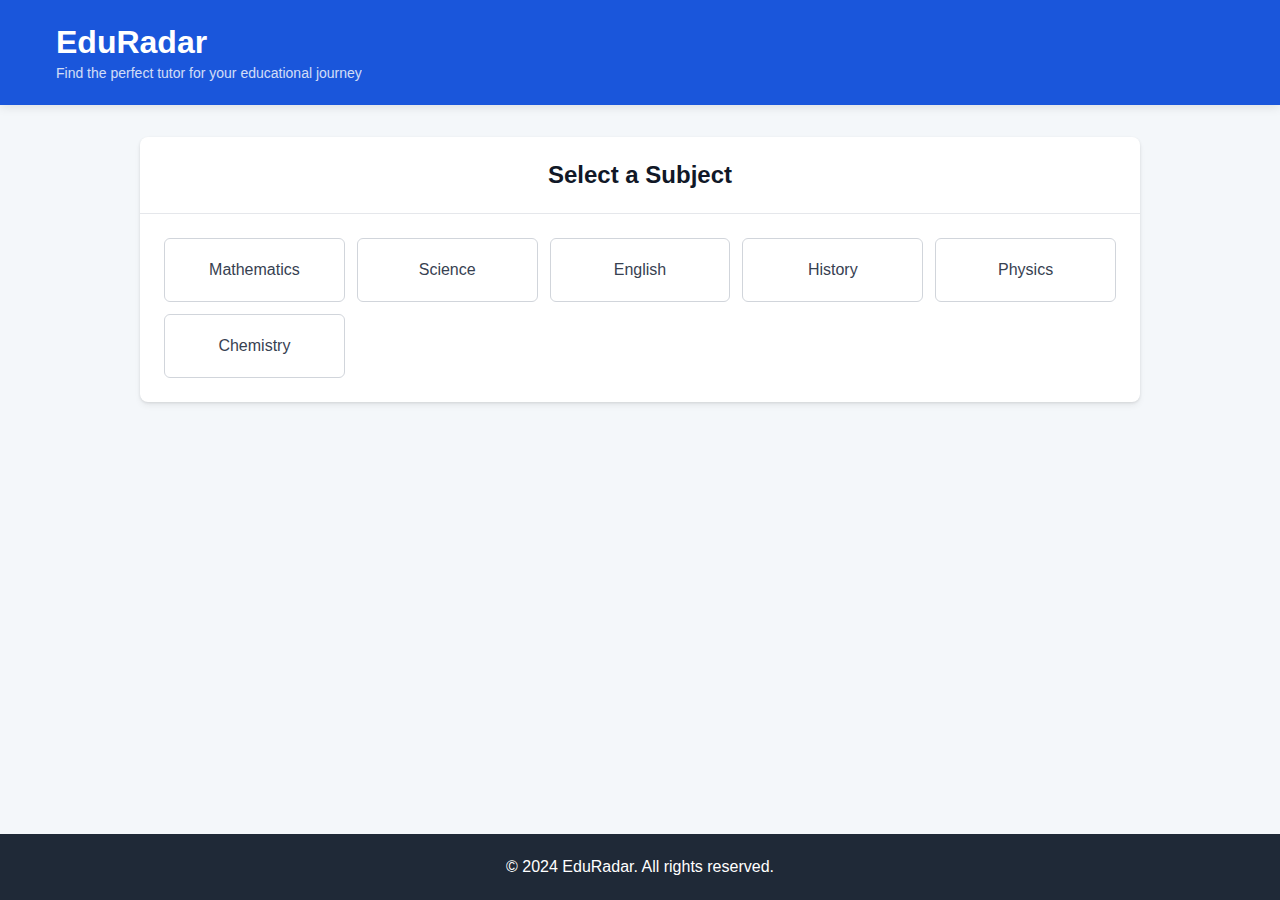
<file: index.html>
<!-- <!DOCTYPE html>
<html lang="en">
<head>
    <meta charset="UTF-8">
    <meta name="viewport" content="width=device-width, initial-scale=1.0">
    <title>Subject Selection - EduRadar</title>
    <link rel="stylesheet" href="styles.css">
    <style>
        body {
            font-family: Arial, sans-serif;
            text-align: center;
            background: #f4f4f4;
            padding: 20px;
        }
        .container {
            background: white;
            padding: 20px;
            border-radius: 10px;
            box-shadow: 0 0 10px rgba(0, 0, 0, 0.1);
            max-width: 500px;
            margin: auto;
        }
        .subjects {
            display: flex;
            flex-wrap: wrap;
            gap: 10px;
            justify-content: center;
        }
        .subject {
            padding: 10px 20px;
            background: #007bff;
            color: white;
            border: none;
            border-radius: 5px;
            cursor: pointer;
        }
        .subject:hover {
            background: #0056b3;
        }
        .popup {
            display: none;
            position: fixed;
            top: 50%;
            left: 50%;
            transform: translate(-50%, -50%);
            background: white;
            padding: 20px;
            box-shadow: 0 0 10px rgba(0, 0, 0, 0.2);
            border-radius: 10px;
        }
        .hidden {
            display: none;
        }
    </style>
</head>
<body>
    <div class="container">
        <h2>Select a Subject</h2>
        <div class="subjects">
            <button class="subject" onclick="checkLogin('Mathematics')">Mathematics</button>
            <button class="subject" onclick="checkLogin('Science')">Science</button>
            <button class="subject" onclick="checkLogin('English')">English</button>
            <button class="subject" onclick="checkLogin('History')">History</button>
            <button class="subject" onclick="checkLogin('Physics')">Physics</button>
            <button class="subject" onclick="checkLogin('Chemistry')">Chemistry</button>
        </div>
        
        <div id="popup" class="popup">
            <p>Please log in or sign up first.</p>
            <button onclick="redirectToLogin()">Log In</button>
            <button onclick="redirectToSignUp()">Sign Up</button>
            <button onclick="closePopup()">Close</button>
        </div>

        <div id="tutorSection" class="hidden">
            <h3>Available Tutors</h3>
            <label for="filter">Sort By:</label>
            <select id="filter" onchange="sortTutors()">
                <option value="rating">Rating</option>
                <option value="experience">Experience</option>
                <option value="availability">Availability</option>
            </select>
            <div id="tutors"></div>
        </div>
    </div>

    <script>
        let isLoggedIn = false; // Change this based on user authentication status

        function checkLogin(subject) {
            if (!isLoggedIn) {
                document.getElementById('popup').style.display = 'block';
            } else {
                showTutors(subject);
            }
        }

        function closePopup() {
            document.getElementById('popup').style.display = 'none';
        }

        function redirectToLogin() {
            window.location.href = 'login.html';
        }

        function redirectToSignUp() {
            window.location.href = 'signup.html';
        }

        function showTutors(subject) {
            document.getElementById('tutorSection').classList.remove('hidden');
            document.getElementById('tutors').innerHTML = `
                <p>Showing tutors for <strong>${subject}</strong>:</p>
                <ul>
                    <li>John Doe - 5 Years Experience - ⭐⭐⭐⭐⭐ - Location: Mumbai</li>
                    <li>Jane Smith - 3 Years Experience - ⭐⭐⭐⭐ - Location: Delhi</li>
                    <li>Michael Brown - 7 Years Experience - ⭐⭐⭐⭐⭐ - Location: Bangalore</li>
                </ul>
            `;
        }

        function sortTutors() {
            alert('Sorting functionality to be implemented!');
        }
    </script>
</body>
</html> -->


<!-- <!DOCTYPE html>
<html lang="en">
<head>
    <meta charset="UTF-8">
    <meta name="viewport" content="width=device-width, initial-scale=1.0">
    <title>Subject Selection - EduRadar</title>
    <link rel="stylesheet" href="styles.css">
    <style>
        body {
            font-family: Arial, sans-serif;
            text-align: center;
            background: #f4f4f4;
            padding: 20px;
        }
        .container {
            background: white;
            padding: 20px;
            border-radius: 10px;
            box-shadow: 0 0 10px rgba(0, 0, 0, 0.1);
            max-width: 500px;
            margin: auto;
        }
        .subjects {
            display: flex;
            flex-wrap: wrap;
            gap: 10px;
            justify-content: center;
        }
        .subject {
            padding: 10px 20px;
            background: #007bff;
            color: white;
            border: none;
            border-radius: 5px;
            cursor: pointer;
        }
        .subject:hover {
            background: #0056b3;
        }
        .hidden {
            display: none;
        }
    </style>
</head>
<body>
    <div class="container">
        <h2>Select a Subject</h2>
        <div class="subjects">
            <button class="subject" onclick="showTutors('Mathematics')">Mathematics</button>
            <button class="subject" onclick="showTutors('Science')">Science</button>
            <button class="subject" onclick="showTutors('English')">English</button>
            <button class="subject" onclick="showTutors('History')">History</button>
            <button class="subject" onclick="showTutors('Physics')">Physics</button>
            <button class="subject" onclick="showTutors('Chemistry')">Chemistry</button>
        </div>

        <div id="tutorSection" class="hidden">
            <h3>Available Tutors</h3>
            <label for="filter">Sort By:</label>
            <select id="filter" onchange="sortTutors()">
                <option value="rating">Rating</option>
                <option value="experience">Experience</option>
                <option value="availability">Availability</option>
            </select>
            <div id="tutors"></div>
        </div>
    </div>

    <script>
        const tutorData = {
            "Mathematics": [
                "John Doe - 5 Years Experience - ⭐⭐⭐⭐⭐ - Location: Mumbai",
                "Alice Brown - 4 Years Experience - ⭐⭐⭐⭐ - Location: Pune"
            ],
            "Science": [
                "Jane Smith - 6 Years Experience - ⭐⭐⭐⭐⭐ - Location: Delhi",
                "Mark Taylor - 3 Years Experience - ⭐⭐⭐ - Location: Kolkata"
            ],
            "English": [
                "Emily Johnson - 7 Years Experience - ⭐⭐⭐⭐⭐ - Location: Bangalore",
                "Chris Evans - 5 Years Experience - ⭐⭐⭐⭐ - Location: Chennai"
            ],
            "History": [
                "Robert Downey - 8 Years Experience - ⭐⭐⭐⭐⭐ - Location: Hyderabad",
                "Sarah Connor - 4 Years Experience - ⭐⭐⭐ - Location: Jaipur"
            ],
            "Physics": [
                "Albert Newton - 10 Years Experience - ⭐⭐⭐⭐⭐ - Location: Chandigarh",
                "Marie Curie - 6 Years Experience - ⭐⭐⭐⭐ - Location: Ahmedabad"
            ],
            "Chemistry": [
                "Walter White - 9 Years Experience - ⭐⭐⭐⭐⭐ - Location: Goa",
                "Jesse Pinkman - 5 Years Experience - ⭐⭐⭐⭐ - Location: Nagpur"
            ]
        };

        function showTutors(subject) {
            document.getElementById('tutorSection').classList.remove('hidden');
            document.getElementById('tutors').innerHTML = `
                <p>Showing tutors for <strong>${subject}</strong>:</p>
                <ul>
                    ${tutorData[subject].map(tutor => `
                        <li>${tutor} <button onclick="bookTutor('${tutor}')">Book</button></li>
                    `).join('')}
                </ul>
            `;
        }

        function bookTutor(tutor) {
            alert(`You have booked: ${tutor}`);
        }

        function sortTutors() {
            alert('Sorting functionality to be implemented!');
        }
    </script>
</body>
</html>
 -->


 <!DOCTYPE html>
<html lang="en">
<head>
    <meta charset="UTF-8">
    <meta name="viewport" content="width=device-width, initial-scale=1.0">
    <title>Subject Selection - EduRadar</title>
    <link rel="stylesheet" href="https://cdnjs.cloudflare.com/ajax/libs/font-awesome/6.4.0/css/all.min.css">
    <style>
        /* Reset and Base Styles */
        * {
            margin: 0;
            padding: 0;
            box-sizing: border-box;
            font-family: 'Arial', sans-serif;
        }

        body {
            min-height: 100vh;
            display: flex;
            flex-direction: column;
            background-color: #f4f7fa;
        }

        /* Header Styles */
        header {
            background-color: #1a56db;
            color: white;
            padding: 1.5rem;
            box-shadow: 0 2px 10px rgba(0, 0, 0, 0.1);
        }

        .container {
            width: 100%;
            max-width: 1200px;
            margin: 0 auto;
            padding: 0 1rem;
        }

        .header-content h1 {
            font-size: 2rem;
            font-weight: bold;
            margin-bottom: 0.25rem;
        }

        .header-content p {
            font-size: 0.875rem;
            opacity: 0.8;
        }

        /* Main Content Styles */
        main {
            flex: 1;
            padding: 2rem 1rem;
        }

        .card {
            background: white;
            border-radius: 0.5rem;
            box-shadow: 0 4px 6px rgba(0, 0, 0, 0.05), 0 1px 3px rgba(0, 0, 0, 0.1);
            max-width: 1000px;
            margin: 0 auto;
            overflow: hidden;
        }

        .card-header {
            padding: 1.5rem;
            border-bottom: 1px solid #e5e7eb;
        }

        .card-title {
            font-size: 1.5rem;
            font-weight: bold;
            text-align: center;
            color: #111827;
        }

        .card-content {
            padding: 1.5rem;
        }

        /* Subject Grid */
        .subjects-grid {
            display: grid;
            grid-template-columns: repeat(auto-fill, minmax(150px, 1fr));
            gap: 0.75rem;
        }

        .subject-btn {
            background-color: white;
            border: 1px solid #d1d5db;
            border-radius: 0.375rem;
            padding: 1rem;
            font-size: 1rem;
            font-weight: 500;
            color: #374151;
            cursor: pointer;
            transition: all 0.2s ease;
            height: 4rem;
            display: flex;
            align-items: center;
            justify-content: center;
        }

        .subject-btn:hover {
            background-color: #1a56db;
            color: white;
            border-color: #1a56db;
        }

        /* Tutor Section */
        .tutor-section {
            margin-top: 2rem;
            display: none;
        }

        .tutor-header {
            display: flex;
            justify-content: space-between;
            align-items: center;
            margin-bottom: 1rem;
            flex-wrap: wrap;
            gap: 1rem;
        }

        .tutor-header h3 {
            font-size: 1.25rem;
            font-weight: 600;
            color: #111827;
        }

        .tutor-header span.subject-name {
            color: #1a56db;
        }

        .sort-container {
            display: flex;
            align-items: center;
            gap: 0.5rem;
        }

        .sort-label {
            font-size: 0.875rem;
            color: #6b7280;
        }

        .sort-select {
            padding: 0.5rem;
            border: 1px solid #d1d5db;
            border-radius: 0.375rem;
            background-color: white;
            font-size: 0.875rem;
            color: #374151;
        }

        /* Tutor Cards */
        .tutor-list {
            display: none;
        }

        .tutor-card {
            background-color: white;
            border-radius: 0.5rem;
            box-shadow: 0 1px 3px rgba(0, 0, 0, 0.1);
            padding: 1.5rem;
            margin-bottom: 1rem;
            border: 1px solid #e5e7eb;
        }

        .tutor-card-content {
            display: flex;
            flex-direction: column;
            gap: 1rem;
        }

        @media (min-width: 768px) {
            .tutor-card-content {
                flex-direction: row;
                justify-content: space-between;
                align-items: center;
            }
        }

        .tutor-info h4 {
            font-size: 1.125rem;
            font-weight: 600;
            color: #111827;
            margin-bottom: 0.25rem;
        }

        .tutor-info p {
            color: #6b7280;
            margin-bottom: 0.25rem;
        }

        .tutor-rating {
            color: #f59e0b;
            margin: 0.25rem 0;
        }

        .tutor-location {
            font-size: 0.875rem;
            color: #6b7280;
        }

        .book-btn {
            background-color: #1a56db;
            color: white;
            border: none;
            border-radius: 0.375rem;
            padding: 0.75rem 1.5rem;
            font-size: 0.875rem;
            font-weight: 500;
            cursor: pointer;
            transition: background-color 0.2s ease;
            width: 100%;
        }

        @media (min-width: 768px) {
            .book-btn {
                width: auto;
            }
        }

        .book-btn:hover {
            background-color: #1e429f;
        }

        /* Footer Styles */
        footer {
            background-color: #1f2937;
            color: white;
            padding: 1.5rem;
            text-align: center;
            margin-top: auto;
        }
    </style>
</head>
<body>
    <header>
        <div class="container">
            <div class="header-content">
                <h1>EduRadar</h1>
                <p>Find the perfect tutor for your educational journey</p>
            </div>
        </div>
    </header>

    <main>
        <div class="container">
            <div class="card">
                <div class="card-header">
                    <h2 class="card-title">Select a Subject</h2>
                </div>
                <div class="card-content">
                    <div class="subjects-grid">
                        <button class="subject-btn" onclick="showTutors('Mathematics')">Mathematics</button>
                        <button class="subject-btn" onclick="showTutors('Science')">Science</button>
                        <button class="subject-btn" onclick="showTutors('English')">English</button>
                        <button class="subject-btn" onclick="showTutors('History')">History</button>
                        <button class="subject-btn" onclick="showTutors('Physics')">Physics</button>
                        <button class="subject-btn" onclick="showTutors('Chemistry')">Chemistry</button>
                    </div>

                    <div id="tutorSection" class="tutor-section">
                        <div class="tutor-header">
                            <h3>Available Tutors for <span id="selectedSubject" class="subject-name"></span></h3>
                            <div class="sort-container">
                                <span class="sort-label">Sort By:</span>
                                <select id="sortSelect" class="sort-select" onchange="sortTutors()">
                                    <option value="rating">Rating</option>
                                    <option value="experience">Experience</option>
                                    <option value="availability">Availability</option>
                                </select>
                            </div>
                        </div>

                        <div id="tutorLists">
                            <!-- Mathematics Tutors -->
                            <div class="tutor-list" data-subject="Mathematics">
                                <div class="tutor-card">
                                    <div class="tutor-card-content">
                                        <div class="tutor-info">
                                            <h4>John Doe</h4>
                                            <p>5 Years Experience</p>
                                            <div class="tutor-rating">★★★★★</div>
                                            <p class="tutor-location">Location: Mumbai</p>
                                        </div>
                                        <button class="book-btn" onclick="bookTutor('John Doe', 'Mathematics')">Book Session</button>
                                    </div>
                                </div>
                                <div class="tutor-card">
                                    <div class="tutor-card-content">
                                        <div class="tutor-info">
                                            <h4>Alice Brown</h4>
                                            <p>4 Years Experience</p>
                                            <div class="tutor-rating">★★★★☆</div>
                                            <p class="tutor-location">Location: Pune</p>
                                        </div>
                                        <button class="book-btn" onclick="bookTutor('Alice Brown', 'Mathematics')">Book Session</button>
                                    </div>
                                </div>
                            </div>

                            <!-- Science Tutors -->
                            <div class="tutor-list" data-subject="Science">
                                <div class="tutor-card">
                                    <div class="tutor-card-content">
                                        <div class="tutor-info">
                                            <h4>Jane Smith</h4>
                                            <p>6 Years Experience</p>
                                            <div class="tutor-rating">★★★★★</div>
                                            <p class="tutor-location">Location: Delhi</p>
                                        </div>
                                        <button class="book-btn" onclick="bookTutor('Jane Smith', 'Science')">Book Session</button>
                                    </div>
                                </div>
                                <div class="tutor-card">
                                    <div class="tutor-card-content">
                                        <div class="tutor-info">
                                            <h4>Mark Taylor</h4>
                                            <p>3 Years Experience</p>
                                            <div class="tutor-rating">★★★☆☆</div>
                                            <p class="tutor-location">Location: Kolkata</p>
                                        </div>
                                        <button class="book-btn" onclick="bookTutor('Mark Taylor', 'Science')">Book Session</button>
                                    </div>
                                </div>
                            </div>

                            <!-- English Tutors -->
                            <div class="tutor-list" data-subject="English">
                                <div class="tutor-card">
                                    <div class="tutor-card-content">
                                        <div class="tutor-info">
                                            <h4>Emily Johnson</h4>
                                            <p>7 Years Experience</p>
                                            <div class="tutor-rating">★★★★★</div>
                                            <p class="tutor-location">Location: Bangalore</p>
                                        </div>
                                        <button class="book-btn" onclick="bookTutor('Emily Johnson', 'English')">Book Session</button>
                                    </div>
                                </div>
                                <div class="tutor-card">
                                    <div class="tutor-card-content">
                                        <div class="tutor-info">
                                            <h4>Chris Evans</h4>
                                            <p>5 Years Experience</p>
                                            <div class="tutor-rating">★★★★☆</div>
                                            <p class="tutor-location">Location: Chennai</p>
                                        </div>
                                        <button class="book-btn" onclick="bookTutor('Chris Evans', 'English')">Book Session</button>
                                    </div>
                                </div>
                            </div>

                            <!-- History Tutors -->
                            <div class="tutor-list" data-subject="History">
                                <div class="tutor-card">
                                    <div class="tutor-card-content">
                                        <div class="tutor-info">
                                            <h4>Robert Downey</h4>
                                            <p>8 Years Experience</p>
                                            <div class="tutor-rating">★★★★★</div>
                                            <p class="tutor-location">Location: Hyderabad</p>
                                        </div>
                                        <button class="book-btn" onclick="bookTutor('Robert Downey', 'History')">Book Session</button>
                                    </div>
                                </div>
                                <div class="tutor-card">
                                    <div class="tutor-card-content">
                                        <div class="tutor-info">
                                            <h4>Sarah Connor</h4>
                                            <p>4 Years Experience</p>
                                            <div class="tutor-rating">★★★☆☆</div>
                                            <p class="tutor-location">Location: Jaipur</p>
                                        </div>
                                        <button class="book-btn" onclick="bookTutor('Sarah Connor', 'History')">Book Session</button>
                                    </div>
                                </div>
                            </div>

                            <!-- Physics Tutors -->
                            <div class="tutor-list" data-subject="Physics">
                                <div class="tutor-card">
                                    <div class="tutor-card-content">
                                        <div class="tutor-info">
                                            <h4>Albert Newton</h4>
                                            <p>10 Years Experience</p>
                                            <div class="tutor-rating">★★★★★</div>
                                            <p class="tutor-location">Location: Chandigarh</p>
                                        </div>
                                        <button class="book-btn" onclick="bookTutor('Albert Newton', 'Physics')">Book Session</button>
                                    </div>
                                </div>
                                <div class="tutor-card">
                                    <div class="tutor-card-content">
                                        <div class="tutor-info">
                                            <h4>Marie Curie</h4>
                                            <p>6 Years Experience</p>
                                            <div class="tutor-rating">★★★★☆</div>
                                            <p class="tutor-location">Location: Ahmedabad</p>
                                        </div>
                                        <button class="book-btn" onclick="bookTutor('Marie Curie', 'Physics')">Book Session</button>
                                    </div>
                                </div>
                            </div>

                            <!-- Chemistry Tutors -->
                            <div class="tutor-list" data-subject="Chemistry">
                                <div class="tutor-card">
                                    <div class="tutor-card-content">
                                        <div class="tutor-info">
                                            <h4>Walter White</h4>
                                            <p>9 Years Experience</p>
                                            <div class="tutor-rating">★★★★★</div>
                                            <p class="tutor-location">Location: Goa</p>
                                        </div>
                                        <button class="book-btn" onclick="bookTutor('Walter White', 'Chemistry')">Book Session</button>
                                    </div>
                                </div>
                                <div class="tutor-card">
                                    <div class="tutor-card-content">
                                        <div class="tutor-info">
                                            <h4>Jesse Pinkman</h4>
                                            <p>5 Years Experience</p>
                                            <div class="tutor-rating">★★★★☆</div>
                                            <p class="tutor-location">Location: Nagpur</p>
                                        </div>
                                        <button class="book-btn" onclick="bookTutor('Jesse Pinkman', 'Chemistry')">Book Session</button>
                                    </div>
                                </div>
                            </div>
                        </div>
                    </div>
                </div>
            </div>
        </div>
    </main>

    <footer>
        <div class="container">
            <p>&copy; 2024 EduRadar. All rights reserved.</p>
        </div>
    </footer>

    <script>
        function showTutors(subject) {
            // Show tutor section
            document.getElementById('tutorSection').style.display = 'block';
            
            // Update selected subject
            document.getElementById('selectedSubject').textContent = subject;
            
            // Hide all tutor lists
            const tutorLists = document.querySelectorAll('.tutor-list');
            tutorLists.forEach(list => {
                list.style.display = 'none';
            });
            
            // Show selected subject tutors
            const selectedList = document.querySelector(`.tutor-list[data-subject="${subject}"]`);
            if (selectedList) {
                selectedList.style.display = 'block';
            }
            
            // Scroll to tutor section
            document.getElementById('tutorSection').scrollIntoView({ behavior: 'smooth' });
        }
        
        function sortTutors() {
            // This would be implemented to sort tutors based on the selected criteria
            alert('Sorting functionality to be implemented!');
        }
        
        function bookTutor(tutorName, subject) {
            // Redirect to booking page with tutor and subject parameters
            window.location.href = `book_session.html?tutor=${encodeURIComponent(tutorName)}&subject=${encodeURIComponent(subject)}`;
        }
    </script>
</body>
</html>
</file>
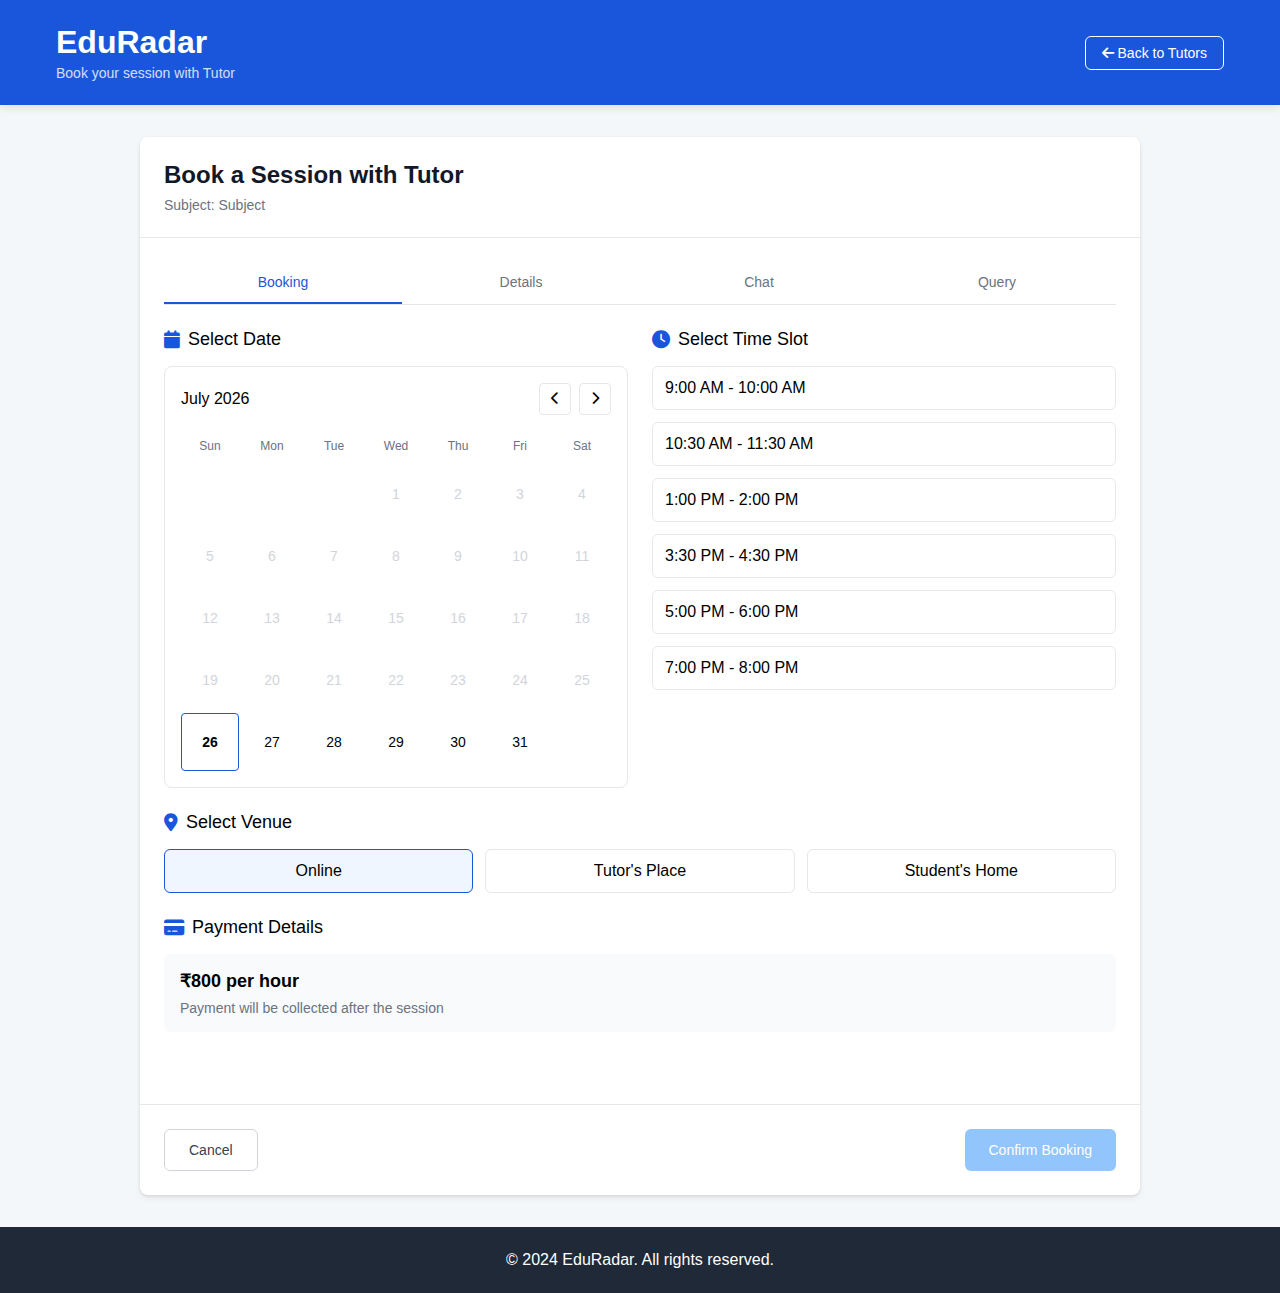
<file: book_session.html>
<!DOCTYPE html>
<html lang="en">
<head>
    <meta charset="UTF-8">
    <meta name="viewport" content="width=device-width, initial-scale=1.0">
    <title>Book Session - EduRadar</title>
    <link rel="stylesheet" href="https://cdnjs.cloudflare.com/ajax/libs/font-awesome/6.4.0/css/all.min.css">
    <style>
        /* Reset and Base Styles */
        * {
            margin: 0;
            padding: 0;
            box-sizing: border-box;
            font-family: 'Arial', sans-serif;
        }

        body {
            min-height: 100vh;
            display: flex;
            flex-direction: column;
            background-color: #f4f7fa;
        }

        /* Header Styles */
        header {
            background-color: #1a56db;
            color: white;
            padding: 1.5rem;
            box-shadow: 0 2px 10px rgba(0, 0, 0, 0.1);
        }

        .container {
            width: 100%;
            max-width: 1200px;
            margin: 0 auto;
            padding: 0 1rem;
        }

        .header-content {
            display: flex;
            justify-content: space-between;
            align-items: center;
            flex-wrap: wrap;
            gap: 1rem;
        }

        .header-content h1 {
            font-size: 2rem;
            font-weight: bold;
            margin-bottom: 0.25rem;
        }

        .header-content p {
            font-size: 0.875rem;
            opacity: 0.8;
        }

        .back-btn {
            background-color: transparent;
            color: white;
            border: 1px solid white;
            border-radius: 0.375rem;
            padding: 0.5rem 1rem;
            font-size: 0.875rem;
            cursor: pointer;
            transition: all 0.2s ease;
        }

        .back-btn:hover {
            background-color: white;
            color: #1a56db;
        }

        /* Main Content Styles */
        main {
            flex: 1;
            padding: 2rem 1rem;
        }

        .card {
            background: white;
            border-radius: 0.5rem;
            box-shadow: 0 4px 6px rgba(0, 0, 0, 0.05), 0 1px 3px rgba(0, 0, 0, 0.1);
            max-width: 1000px;
            margin: 0 auto;
            overflow: hidden;
        }

        .card-header {
            padding: 1.5rem;
            border-bottom: 1px solid #e5e7eb;
        }

        .card-title {
            font-size: 1.5rem;
            font-weight: bold;
            color: #111827;
        }

        .card-description {
            font-size: 0.875rem;
            color: #6b7280;
            margin-top: 0.5rem;
        }

        .card-content {
            padding: 1.5rem;
        }

        .card-footer {
            padding: 1.5rem;
            border-top: 1px solid #e5e7eb;
            display: flex;
            justify-content: space-between;
            flex-wrap: wrap;
            gap: 1rem;
        }

        /* Tabs */
        .tabs {
            border-bottom: 1px solid #e5e7eb;
        }

        .tab-list {
            display: grid;
            grid-template-columns: repeat(4, 1fr);
            list-style: none;
        }

        .tab-item {
            text-align: center;
        }

        .tab-button {
            width: 100%;
            padding: 0.75rem;
            background: none;
            border: none;
            border-bottom: 2px solid transparent;
            cursor: pointer;
            font-size: 0.875rem;
            font-weight: 500;
            color: #6b7280;
            transition: all 0.2s ease;
        }

        .tab-button.active {
            color: #1a56db;
            border-bottom-color: #1a56db;
        }

        .tab-button:hover:not(.active) {
            color: #374151;
            background-color: #f9fafb;
        }

        .tab-content {
            display: none;
            padding: 1.5rem 0;
        }

        .tab-content.active {
            display: block;
        }

        /* Booking Tab */
        .booking-grid {
            display: grid;
            gap: 1.5rem;
        }

        @media (min-width: 768px) {
            .booking-grid {
                grid-template-columns: repeat(2, 1fr);
            }
        }

        .booking-section {
            margin-bottom: 1.5rem;
        }

        .booking-section h3 {
            font-size: 1.125rem;
            font-weight: 500;
            margin-bottom: 1rem;
            display: flex;
            align-items: center;
            gap: 0.5rem;
        }

        .booking-section h3 i {
            color: #1a56db;
        }

        /* Calendar */
        .calendar {
            border: 1px solid #e5e7eb;
            border-radius: 0.5rem;
            padding: 1rem;
            background-color: white;
        }

        .calendar-header {
            display: flex;
            justify-content: space-between;
            align-items: center;
            margin-bottom: 1rem;
        }

        .calendar-title {
            font-weight: 500;
        }

        .calendar-nav {
            display: flex;
            gap: 0.5rem;
        }

        .calendar-nav button {
            background: none;
            border: 1px solid #e5e7eb;
            border-radius: 0.25rem;
            width: 2rem;
            height: 2rem;
            display: flex;
            align-items: center;
            justify-content: center;
            cursor: pointer;
        }

        .calendar-nav button:hover {
            background-color: #f9fafb;
        }

        .calendar-grid {
            display: grid;
            grid-template-columns: repeat(7, 1fr);
            gap: 0.25rem;
        }

        .calendar-day-header {
            text-align: center;
            font-size: 0.75rem;
            font-weight: 500;
            color: #6b7280;
            padding: 0.5rem 0;
        }

        .calendar-day {
            aspect-ratio: 1;
            display: flex;
            align-items: center;
            justify-content: center;
            border-radius: 0.25rem;
            cursor: pointer;
            font-size: 0.875rem;
        }

        .calendar-day:hover:not(.disabled) {
            background-color: #f3f4f6;
        }

        .calendar-day.selected {
            background-color: #1a56db;
            color: white;
        }

        .calendar-day.disabled {
            color: #d1d5db;
            cursor: not-allowed;
        }

        .calendar-day.today {
            font-weight: bold;
            border: 1px solid #1a56db;
        }

        /* Time Slots */
        .time-slots {
            display: grid;
            gap: 0.75rem;
        }

        .time-slot {
            display: flex;
            align-items: center;
            gap: 0.75rem;
        }

        .time-slot input[type="radio"] {
            display: none;
        }

        .time-slot label {
            flex: 1;
            padding: 0.75rem;
            border: 1px solid #e5e7eb;
            border-radius: 0.375rem;
            cursor: pointer;
            transition: all 0.2s ease;
        }

        .time-slot input[type="radio"]:checked + label {
            border-color: #1a56db;
            background-color: #eff6ff;
        }

        .time-slot label:hover {
            background-color: #f9fafb;
        }

        /* Venue Selection */
        .venue-options {
            display: grid;
            gap: 0.75rem;
        }

        @media (min-width: 768px) {
            .venue-options {
                grid-template-columns: repeat(3, 1fr);
            }
        }

        .venue-option {
            display: flex;
            align-items: center;
            gap: 0.75rem;
        }

        .venue-option input[type="radio"] {
            display: none;
        }

        .venue-option label {
            flex: 1;
            padding: 0.75rem;
            border: 1px solid #e5e7eb;
            border-radius: 0.375rem;
            cursor: pointer;
            transition: all 0.2s ease;
            text-align: center;
        }

        .venue-option input[type="radio"]:checked + label {
            border-color: #1a56db;
            background-color: #eff6ff;
        }

        .venue-option label:hover {
            background-color: #f9fafb;
        }

        /* Payment Info */
        .payment-info {
            background-color: #f9fafb;
            border-radius: 0.375rem;
            padding: 1rem;
        }

        .payment-info p:first-child {
            font-size: 1.125rem;
            font-weight: 600;
            margin-bottom: 0.5rem;
        }

        .payment-info p:last-child {
            font-size: 0.875rem;
            color: #6b7280;
        }

        /* Details Tab */
        .tutor-details {
            margin-bottom: 1.5rem;
        }

        .tutor-details h3 {
            font-size: 1.125rem;
            font-weight: 500;
            margin-bottom: 1rem;
        }

        .details-grid {
            display: grid;
            gap: 1.5rem;
        }

        @media (min-width: 768px) {
            .details-grid {
                grid-template-columns: repeat(2, 1fr);
            }
        }

        .detail-item {
            margin-bottom: 0.5rem;
        }

        .detail-item strong {
            font-weight: 500;
        }

        .policy-list {
            list-style-position: inside;
            margin-top: 0.5rem;
        }

        .policy-list li {
            margin-bottom: 0.5rem;
        }

        /* Chat Tab */
        .chat-container {
            display: flex;
            flex-direction: column;
            height: 400px;
        }

        .chat-messages {
            flex: 1;
            overflow-y: auto;
            padding: 1rem;
            background-color: #f9fafb;
            border: 1px solid #e5e7eb;
            border-radius: 0.375rem;
            margin-bottom: 1rem;
        }

        .message {
            margin-bottom: 1rem;
            max-width: 80%;
        }

        .message-tutor {
            align-self: flex-start;
        }

        .message-user {
            align-self: flex-end;
            margin-left: auto;
        }

        .message-content {
            padding: 0.75rem;
            border-radius: 0.375rem;
        }

        .message-tutor .message-content {
            background-color: white;
            box-shadow: 0 1px 2px rgba(0, 0, 0, 0.05);
        }

        .message-user .message-content {
            background-color: #1a56db;
            color: white;
        }

        .message-sender {
            font-size: 0.75rem;
            font-weight: 500;
            margin-bottom: 0.25rem;
        }

        .message-tutor .message-sender {
            color: #111827;
        }

        .message-user .message-sender {
            color: white;
        }

        .chat-input {
            display: flex;
            gap: 0.5rem;
        }

        .chat-input input {
            flex: 1;
            padding: 0.75rem;
            border: 1px solid #e5e7eb;
            border-radius: 0.375rem;
            font-size: 0.875rem;
        }

        .chat-input button {
            background-color: #1a56db;
            color: white;
            border: none;
            border-radius: 0.375rem;
            padding: 0.75rem 1rem;
            font-size: 0.875rem;
            cursor: pointer;
            display: flex;
            align-items: center;
            gap: 0.5rem;
        }

        .chat-input button:hover {
            background-color: #1e429f;
        }

        /* Query Tab */
        .query-form {
            display: flex;
            flex-direction: column;
            gap: 1rem;
        }

        .form-group {
            display: flex;
            flex-direction: column;
            gap: 0.5rem;
        }

        .form-group label {
            font-size: 0.875rem;
            font-weight: 500;
            color: #374151;
        }

        .form-group input,
        .form-group textarea {
            padding: 0.75rem;
            border: 1px solid #e5e7eb;
            border-radius: 0.375rem;
            font-size: 0.875rem;
        }

        .form-group textarea {
            min-height: 150px;
            resize: vertical;
        }

        .file-upload {
            display: flex;
            align-items: center;
            gap: 0.75rem;
        }

        .file-upload button {
            background-color: white;
            border: 1px solid #e5e7eb;
            border-radius: 0.375rem;
            padding: 0.5rem 1rem;
            font-size: 0.875rem;
            cursor: pointer;
        }

        .file-upload button:hover {
            background-color: #f9fafb;
        }

        .file-upload span {
            font-size: 0.75rem;
            color: #6b7280;
        }

        /* Buttons */
        .btn {
            padding: 0.75rem 1.5rem;
            border-radius: 0.375rem;
            font-size: 0.875rem;
            font-weight: 500;
            cursor: pointer;
            transition: all 0.2s ease;
        }

        .btn-primary {
            background-color: #1a56db;
            color: white;
            border: none;
        }

        .btn-primary:hover {
            background-color: #1e429f;
        }

        .btn-primary:disabled {
            background-color: #93c5fd;
            cursor: not-allowed;
        }

        .btn-outline {
            background-color: white;
            color: #374151;
            border: 1px solid #d1d5db;
        }

        .btn-outline:hover {
            background-color: #f9fafb;
        }

        /* Footer Styles */
        footer {
            background-color: #1f2937;
            color: white;
            padding: 1.5rem;
            text-align: center;
            margin-top: auto;
        }
    </style>
</head>
<body>
    <header>
        <div class="container">
            <div class="header-content">
                <div>
                    <h1>EduRadar</h1>
                    <p id="headerSubtitle">Book your session</p>
                </div>
                <button class="back-btn" onclick="window.location.href='index.html'">
                    <i class="fas fa-arrow-left"></i> Back to Tutors
                </button>
            </div>
        </div>
    </header>

    <main>
        <div class="container">
            <div class="card">
                <div class="card-header">
                    <h2 class="card-title" id="bookingTitle">Book a Session</h2>
                    <p class="card-description" id="bookingSubject">Subject: </p>
                </div>
                <div class="card-content">
                    <div class="tabs">
                        <ul class="tab-list">
                            <li class="tab-item">
                                <button class="tab-button active" data-tab="booking">Booking</button>
                            </li>
                            <li class="tab-item">
                                <button class="tab-button" data-tab="details">Details</button>
                            </li>
                            <li class="tab-item">
                                <button class="tab-button" data-tab="chat">Chat</button>
                            </li>
                            <li class="tab-item">
                                <button class="tab-button" data-tab="query">Query</button>
                            </li>
                        </ul>
                    </div>

                    <!-- Booking Tab -->
                    <div id="bookingTab" class="tab-content active">
                        <div class="booking-grid">
                            <div class="booking-section">
                                <h3><i class="fas fa-calendar"></i> Select Date</h3>
                                <div class="calendar">
                                    <div class="calendar-header">
                                        <span class="calendar-title" id="calendarMonth">March 2024</span>
                                        <div class="calendar-nav">
                                            <button id="prevMonth"><i class="fas fa-chevron-left"></i></button>
                                            <button id="nextMonth"><i class="fas fa-chevron-right"></i></button>
                                        </div>
                                    </div>
                                    <div class="calendar-grid" id="calendarGrid">
                                        <!-- Calendar days will be generated by JavaScript -->
                                    </div>
                                </div>
                            </div>

                            <div class="booking-section">
                                <h3><i class="fas fa-clock"></i> Select Time Slot</h3>
                                <div class="time-slots">
                                    <div class="time-slot">
                                        <input type="radio" name="timeSlot" id="slot1" value="9:00 AM - 10:00 AM">
                                        <label for="slot1">9:00 AM - 10:00 AM</label>
                                    </div>
                                    <div class="time-slot">
                                        <input type="radio" name="timeSlot" id="slot2" value="10:30 AM - 11:30 AM">
                                        <label for="slot2">10:30 AM - 11:30 AM</label>
                                    </div>
                                    <div class="time-slot">
                                        <input type="radio" name="timeSlot" id="slot3" value="1:00 PM - 2:00 PM">
                                        <label for="slot3">1:00 PM - 2:00 PM</label>
                                    </div>
                                    <div class="time-slot">
                                        <input type="radio" name="timeSlot" id="slot4" value="3:30 PM - 4:30 PM">
                                        <label for="slot4">3:30 PM - 4:30 PM</label>
                                    </div>
                                    <div class="time-slot">
                                        <input type="radio" name="timeSlot" id="slot5" value="5:00 PM - 6:00 PM">
                                        <label for="slot5">5:00 PM - 6:00 PM</label>
                                    </div>
                                    <div class="time-slot">
                                        <input type="radio" name="timeSlot" id="slot6" value="7:00 PM - 8:00 PM">
                                        <label for="slot6">7:00 PM - 8:00 PM</label>
                                    </div>
                                </div>
                            </div>
                        </div>

                        <div class="booking-section">
                            <h3><i class="fas fa-map-marker-alt"></i> Select Venue</h3>
                            <div class="venue-options">
                                <div class="venue-option">
                                    <input type="radio" name="venue" id="venue1" value="online" checked>
                                    <label for="venue1">Online</label>
                                </div>
                                <div class="venue-option">
                                    <input type="radio" name="venue" id="venue2" value="tutor-place">
                                    <label for="venue2">Tutor's Place</label>
                                </div>
                                <div class="venue-option">
                                    <input type="radio" name="venue" id="venue3" value="student-home">
                                    <label for="venue3">Student's Home</label>
                                </div>
                            </div>
                        </div>

                        <div class="booking-section">
                            <h3><i class="fas fa-credit-card"></i> Payment Details</h3>
                            <div class="payment-info">
                                <p>₹800 per hour</p>
                                <p>Payment will be collected after the session</p>
                            </div>
                        </div>
                    </div>

                    <!-- Details Tab -->
                    <div id="detailsTab" class="tab-content">
                        <div class="tutor-details">
                            <h3>Tutor Information</h3>
                            <div class="details-grid">
                                <div>
                                    <p class="detail-item"><strong>Name:</strong> <span id="tutorName"></span></p>
                                    <p class="detail-item"><strong>Subject:</strong> <span id="tutorSubject"></span></p>
                                    <p class="detail-item"><strong>Fees:</strong> ₹800 per hour</p>
                                </div>
                                <div>
                                    <p class="detail-item"><strong>Email:</strong> tutor@eduradar.com</p>
                                    <p class="detail-item"><strong>Phone:</strong> +91 9876543210</p>
                                </div>
                            </div>
                        </div>

                        <div class="tutor-details">
                            <h3>Session Policy</h3>
                            <ul class="policy-list">
                                <li>Cancellations must be made at least 24 hours in advance</li>
                                <li>Sessions can be rescheduled up to 2 times</li>
                                <li>Payment is due at the end of each session</li>
                                <li>Online sessions require a stable internet connection</li>
                                <li>For in-person sessions, travel expenses may apply</li>
                            </ul>
                        </div>
                    </div>

                    <!-- Chat Tab -->
                    <div id="chatTab" class="tab-content">
                        <div class="chat-container">
                            <div class="chat-messages" id="chatMessages">
                                <div class="message message-tutor">
                                    <div class="message-content">
                                        <div class="message-sender">Tutor</div>
                                        <p>Hello! How can I help you with your studies?</p>
                                    </div>
                                </div>
                                <div class="message message-user">
                                    <div class="message-content">
                                        <div class="message-sender">You</div>
                                        <p>Hi! I'm interested in booking a session to improve my understanding.</p>
                                    </div>
                                </div>
                                <div class="message message-tutor">
                                    <div class="message-content">
                                        <div class="message-sender">Tutor</div>
                                        <p>Great! I'd be happy to help. What specific topics are you struggling with?</p>
                                    </div>
                                </div>
                            </div>
                            <div class="chat-input">
                                <input type="text" id="messageInput" placeholder="Type your message...">
                                <button id="sendMessage"><i class="fas fa-paper-plane"></i> Send</button>
                            </div>
                        </div>
                    </div>

                    <!-- Query Tab -->
                    <div id="queryTab" class="tab-content">
                        <form class="query-form">
                            <div class="form-group">
                                <label for="querySubject">Subject</label>
                                <input type="text" id="querySubject" placeholder="Enter subject of your query">
                            </div>
                            <div class="form-group">
                                <label for="queryMessage">Your Query</label>
                                <textarea id="queryMessage" placeholder="Describe your question or concern in detail..."></textarea>
                            </div>
                            <div class="file-upload">
                                <input type="file" id="attachment" class="hidden">
                                <button type="button" onclick="document.getElementById('attachment').click()">Attach File</button>
                                <span>Optional: Attach relevant documents</span>
                            </div>
                        </form>
                    </div>
                </div>
                <div class="card-footer">
                    <button class="btn btn-outline" onclick="window.location.href='index.html'">Cancel</button>
                    <button id="confirmButton" class="btn btn-primary" disabled>Confirm Booking</button>
                </div>
            </div>
        </div>
    </main>

    <footer>
        <div class="container">
            <p>&copy; 2024 EduRadar. All rights reserved.</p>
        </div>
    </footer>

    <script>
        // Get URL parameters
        const urlParams = new URLSearchParams(window.location.search);
        const tutorName = urlParams.get('tutor') || 'Tutor';
        const subject = urlParams.get('subject') || 'Subject';

        // Update page with tutor info
        document.getElementById('headerSubtitle').textContent = `Book your session with ${tutorName}`;
        document.getElementById('bookingTitle').textContent = `Book a Session with ${tutorName}`;
        document.getElementById('bookingSubject').textContent = `Subject: ${subject}`;
        document.getElementById('tutorName').textContent = tutorName;
        document.getElementById('tutorSubject').textContent = subject;

        // Tab switching
        const tabButtons = document.querySelectorAll('.tab-button');
        const tabContents = document.querySelectorAll('.tab-content');
        const confirmButton = document.getElementById('confirmButton');

        tabButtons.forEach(button => {
            button.addEventListener('click', () => {
                // Remove active class from all buttons and contents
                tabButtons.forEach(btn => btn.classList.remove('active'));
                tabContents.forEach(content => content.classList.remove('active'));

                // Add active class to clicked button and corresponding content
                button.classList.add('active');
                const tabId = button.getAttribute('data-tab');
                document.getElementById(`${tabId}Tab`).classList.add('active');

                // Update confirm button based on active tab
                if (tabId === 'booking') {
                    confirmButton.textContent = 'Confirm Booking';
                    validateBookingForm();
                } else if (tabId === 'query') {
                    confirmButton.textContent = 'Submit Query';
                    confirmButton.disabled = false;
                } else if (tabId === 'details') {
                    confirmButton.textContent = 'Proceed to Booking';
                    confirmButton.disabled = false;
                } else {
                    confirmButton.style.display = 'none';
                }
            });
        });

        // Calendar functionality
        const calendarGrid = document.getElementById('calendarGrid');
        const calendarMonthEl = document.getElementById('calendarMonth');
        const prevMonthBtn = document.getElementById('prevMonth');
        const nextMonthBtn = document.getElementById('nextMonth');

        let currentDate = new Date();
        let selectedDate = null;

        function generateCalendar(year, month) {
            calendarGrid.innerHTML = '';

            // Add day headers
            const days = ['Sun', 'Mon', 'Tue', 'Wed', 'Thu', 'Fri', 'Sat'];
            days.forEach(day => {
                const dayHeader = document.createElement('div');
                dayHeader.className = 'calendar-day-header';
                dayHeader.textContent = day;
                calendarGrid.appendChild(dayHeader);
            });

            // Get first day of month and number of days
            const firstDay = new Date(year, month, 1);
            const lastDay = new Date(year, month + 1, 0);
            const daysInMonth = lastDay.getDate();
            
            // Fill in empty cells for days before first day of month
            for (let i = 0; i < firstDay.getDay(); i++) {
                const emptyDay = document.createElement('div');
                emptyDay.className = 'calendar-day';
                calendarGrid.appendChild(emptyDay);
            }

            // Fill in days of month
            const today = new Date();
            for (let i = 1; i <= daysInMonth; i++) {
                const dayEl = document.createElement('div');
                dayEl.className = 'calendar-day';
                dayEl.textContent = i;
                
                const currentDateObj = new Date(year, month, i);
                
                // Check if day is in the past
                if (currentDateObj < new Date(today.getFullYear(), today.getMonth(), today.getDate())) {
                    dayEl.classList.add('disabled');
                } else {
                    dayEl.addEventListener('click', () => {
                        // Remove selected class from all days
                        document.querySelectorAll('.calendar-day.selected').forEach(el => {
                            el.classList.remove('selected');
                        });
                        
                        // Add selected class to clicked day
                        dayEl.classList.add('selected');
                        selectedDate = new Date(year, month, i);
                        validateBookingForm();
                    });
                }
                
                // Check if day is today
                if (i === today.getDate() && month === today.getMonth() && year === today.getFullYear()) {
                    dayEl.classList.add('today');
                }
                
                // Check if day is selected
                if (selectedDate && i === selectedDate.getDate() && month === selectedDate.getMonth() && year === selectedDate.getFullYear()) {
                    dayEl.classList.add('selected');
                }
                
                calendarGrid.appendChild(dayEl);
            }

            // Update month display
            const monthNames = ['January', 'February', 'March', 'April', 'May', 'June', 'July', 'August', 'September', 'October', 'November', 'December'];
            calendarMonthEl.textContent = `${monthNames[month]} ${year}`;
        }

        // Initialize calendar
        generateCalendar(currentDate.getFullYear(), currentDate.getMonth());

        // Previous month button
        prevMonthBtn.addEventListener('click', () => {
            currentDate.setMonth(currentDate.getMonth() - 1);
            generateCalendar(currentDate.getFullYear(), currentDate.getMonth());
        });

        // Next month button
        nextMonthBtn.addEventListener('click', () => {
            currentDate.setMonth(currentDate.getMonth() + 1);
            generateCalendar(currentDate.getFullYear(), currentDate.getMonth());
        });

        // Time slot selection
        const timeSlots = document.querySelectorAll('input[name="timeSlot"]');
        timeSlots.forEach(slot => {
            slot.addEventListener('change', validateBookingForm);
        });

        // Validate booking form
        function validateBookingForm() {
            const timeSlotSelected = document.querySelector('input[name="timeSlot"]:checked');
            confirmButton.disabled = !(selectedDate && timeSlotSelected);
        }

        // Confirm booking button
        confirmButton.addEventListener('click', () => {
            const activeTab = document.querySelector('.tab-button.active').getAttribute('data-tab');
            
            if (activeTab === 'booking') {
                const selectedTimeSlot = document.querySelector('input[name="timeSlot"]:checked').value;
                const selectedVenue = document.querySelector('input[name="venue"]:checked').value;
                
                const formattedDate = selectedDate.toLocaleDateString('en-US', { 
                    weekday: 'long', 
                    year: 'numeric', 
                    month: 'long', 
                    day: 'numeric' 
                });
                
                alert(`Booking Confirmed!\n\nTutor: ${tutorName}\nSubject: ${subject}\nDate: ${formattedDate}\nTime: ${selectedTimeSlot}\nVenue: ${selectedVenue}`);
                
                // Redirect back to home page
                window.location.href = 'index.html';
            } else if (activeTab === 'query') {
                const querySubject = document.getElementById('querySubject').value;
                const queryMessage = document.getElementById('queryMessage').value;
                
                if (querySubject && queryMessage) {
                    alert('Your query has been submitted. We will get back to you soon!');
                    document.getElementById('querySubject').value = '';
                    document.getElementById('queryMessage').value = '';
                } else {
                    alert('Please fill in all required fields.');
                }
            } else if (activeTab === 'details') {
                // Switch to booking tab
                document.querySelector('.tab-button[data-tab="booking"]').click();
            }
        });

        // Chat functionality
        const chatMessages = document.getElementById('chatMessages');
        const messageInput = document.getElementById('messageInput');
        const sendMessageBtn = document.getElementById('sendMessage');

        sendMessageBtn.addEventListener('click', sendMessage);
        messageInput.addEventListener('keypress', (e) => {
            if (e.key === 'Enter') {
                sendMessage();
            }
        });

        function sendMessage() {
            const message = messageInput.value.trim();
            if (message) {
                // Create message element
                const messageEl = document.createElement('div');
                messageEl.className = 'message message-user';
                messageEl.innerHTML = `
                    <div class="message-content">
                        <div class="message-sender">You</div>
                        <p>${message}</p>
                    </div>
                `;
                
                // Add message to chat
                chatMessages.appendChild(messageEl);
                
                // Clear input
                messageInput.value = '';
                
                // Scroll to bottom
                chatMessages.scrollTop = chatMessages.scrollHeight;
                
                // Simulate tutor response after a delay
                setTimeout(() => {
                    const responseEl = document.createElement('div');
                    responseEl.className = 'message message-tutor';
                    responseEl.innerHTML = `
                        <div class="message-content">
                            <div class="message-sender">Tutor</div>
                            <p>Thanks for your message. I'll get back to you shortly.</p>
                        </div>
                    `;
                    
                    chatMessages.appendChild(responseEl);
                    chatMessages.scrollTop = chatMessages.scrollHeight;
                }, 1000);
            }
        }
    </script>
</body>
</html>
</file>
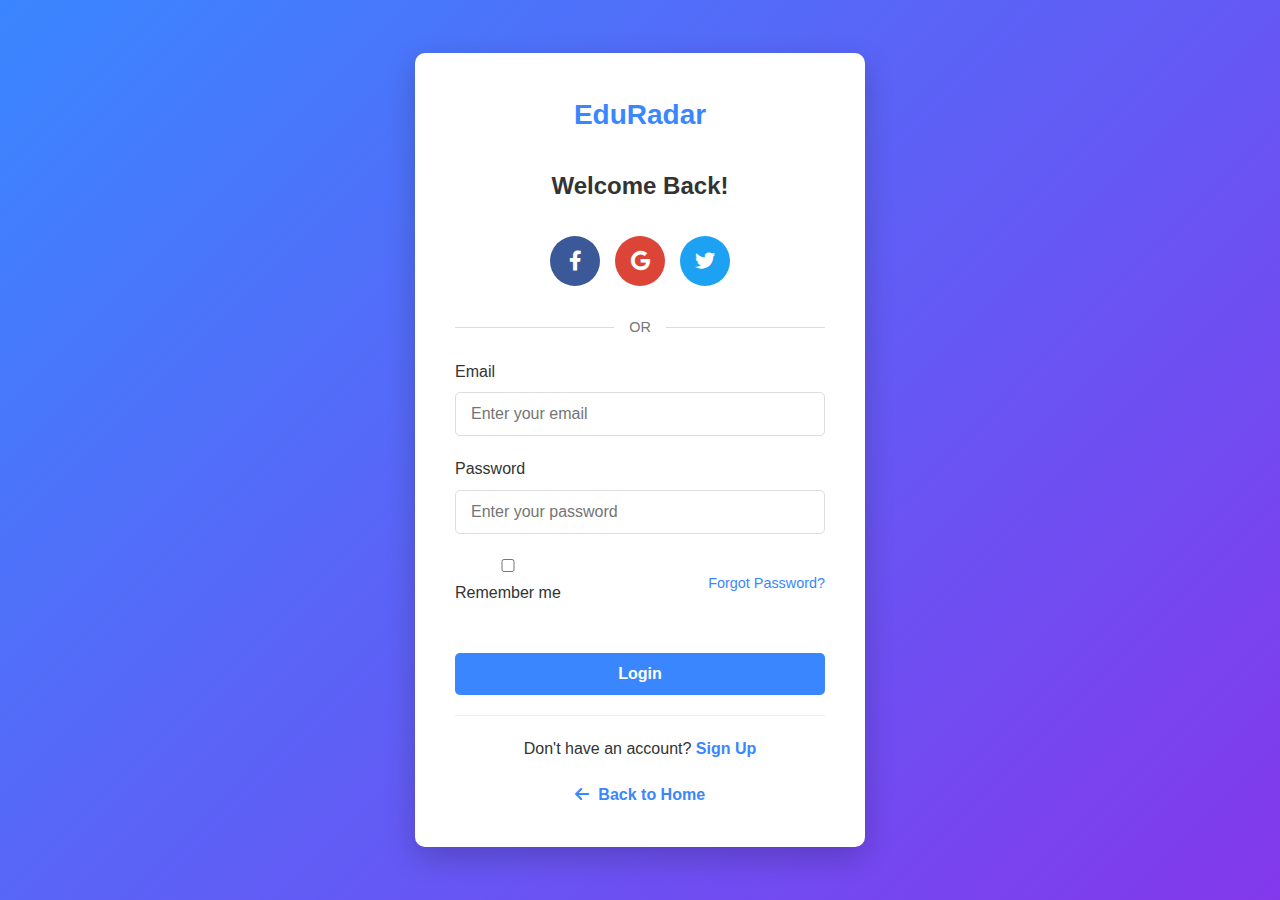
<file: login.html>
<!DOCTYPE html>
<html lang="en">
<head>
    <meta charset="UTF-8">
    <meta name="viewport" content="width=device-width, initial-scale=1.0">
    <title>Login - EduRadar</title>
    <link rel="stylesheet" href="styles.css">
    <link rel="stylesheet" href="https://cdnjs.cloudflare.com/ajax/libs/font-awesome/6.0.0-beta3/css/all.min.css">
    <style>
        body {
            background: linear-gradient(135deg, #3a86ff 0%, #8338ec 100%);
            height: 100vh;
            display: flex;
            align-items: center;
            justify-content: center;
            margin: 0;
            padding: 20px;
        }
        
        .login-container {
            background-color: #fff;
            border-radius: 10px;
            box-shadow: 0 10px 30px rgba(0, 0, 0, 0.2);
            width: 100%;
            max-width: 450px;
            padding: 40px;
            text-align: center;
        }
        
        .login-logo {
            margin-bottom: 30px;
        }
        
        .login-logo h1 {
            color: #3a86ff;
            font-size: 28px;
            font-weight: 700;
        }
        
        .login-form {
            text-align: left;
        }
        
        .login-form h2 {
            text-align: center;
            margin-bottom: 30px;
            color: #333;
        }
        
        .social-login {
            display: flex;
            justify-content: center;
            gap: 15px;
            margin-bottom: 30px;
        }
        
        .social-btn {
            width: 50px;
            height: 50px;
            border-radius: 50%;
            display: flex;
            align-items: center;
            justify-content: center;
            font-size: 20px;
            color: #fff;
            cursor: pointer;
            transition: transform 0.3s ease;
        }
        
        .social-btn:hover {
            transform: scale(1.1);
        }
        
        .facebook {
            background-color: #3b5998;
        }
        
        .google {
            background-color: #db4437;
        }
        
        .twitter {
            background-color: #1da1f2;
        }
        
        .divider {
            display: flex;
            align-items: center;
            margin: 20px 0;
        }
        
        .divider::before, .divider::after {
            content: '';
            flex: 1;
            height: 1px;
            background-color: #ddd;
        }
        
        .divider span {
            padding: 0 15px;
            color: #777;
            font-size: 0.9rem;
        }
        
        .back-to-home {
            display: inline-block;
            margin-top: 20px;
            color: #3a86ff;
            font-weight: 600;
        }
        
        .back-to-home i {
            margin-right: 5px;
        }
    </style>
</head>
<body>
    <div class="login-container">
        <div class="login-logo">
            <h1>EduRadar</h1>
        </div>
        
        <form class="login-form">
            <h2>Welcome Back!</h2>
            
            <div class="social-login">
                <div class="social-btn facebook">
                    <i class="fab fa-facebook-f"></i>
                </div>
                <div class="social-btn google">
                    <i class="fab fa-google"></i>
                </div>
                <div class="social-btn twitter">
                    <i class="fab fa-twitter"></i>
                </div>
            </div>
            
            <div class="divider">
                <span>OR</span>
            </div>
            
            <div class="form-group">
                <label for="email">Email</label>
                <input type="email" id="email" placeholder="Enter your email" required>
            </div>
            
            <div class="form-group">
                <label for="password">Password</label>
                <input type="password" id="password" placeholder="Enter your password" required>
            </div>
            
            <div class="form-group remember-forgot">
                <div>
                    <input type="checkbox" id="rememberMe">
                    <label for="rememberMe">Remember me</label>
                </div>
                <a href="#" class="forgot-password">Forgot Password?</a>
            </div>
            
            <button type="submit" class="btn login-submit-btn">Login</button>
            
            <div class="modal-footer">
                <p>Don't have an account? <a href="signup.html">Sign Up</a></p>
            </div>
        </form>
        
        <a href="index.html" class="back-to-home">
            <i class="fas fa-arrow-left"></i> Back to Home
        </a>
    </div>
    
    <script>
        document.querySelector('.login-form').addEventListener('submit', function(e) {
            e.preventDefault();
            
            const email = document.getElementById('email').value;
            const password = document.getElementById('password').value;
            
            // Basic validation
            if (!email || !password) {
                alert('Please fill in all fields');
                return;
            }
            
            // Here you would typically send the data to a server
            // For now, we'll just simulate a successful login
            alert('Login successful!');
            
            // Redirect to dashboard or home page
            window.location.href = 'index.html';
        });
    </script>
</body>
</html>
</file>
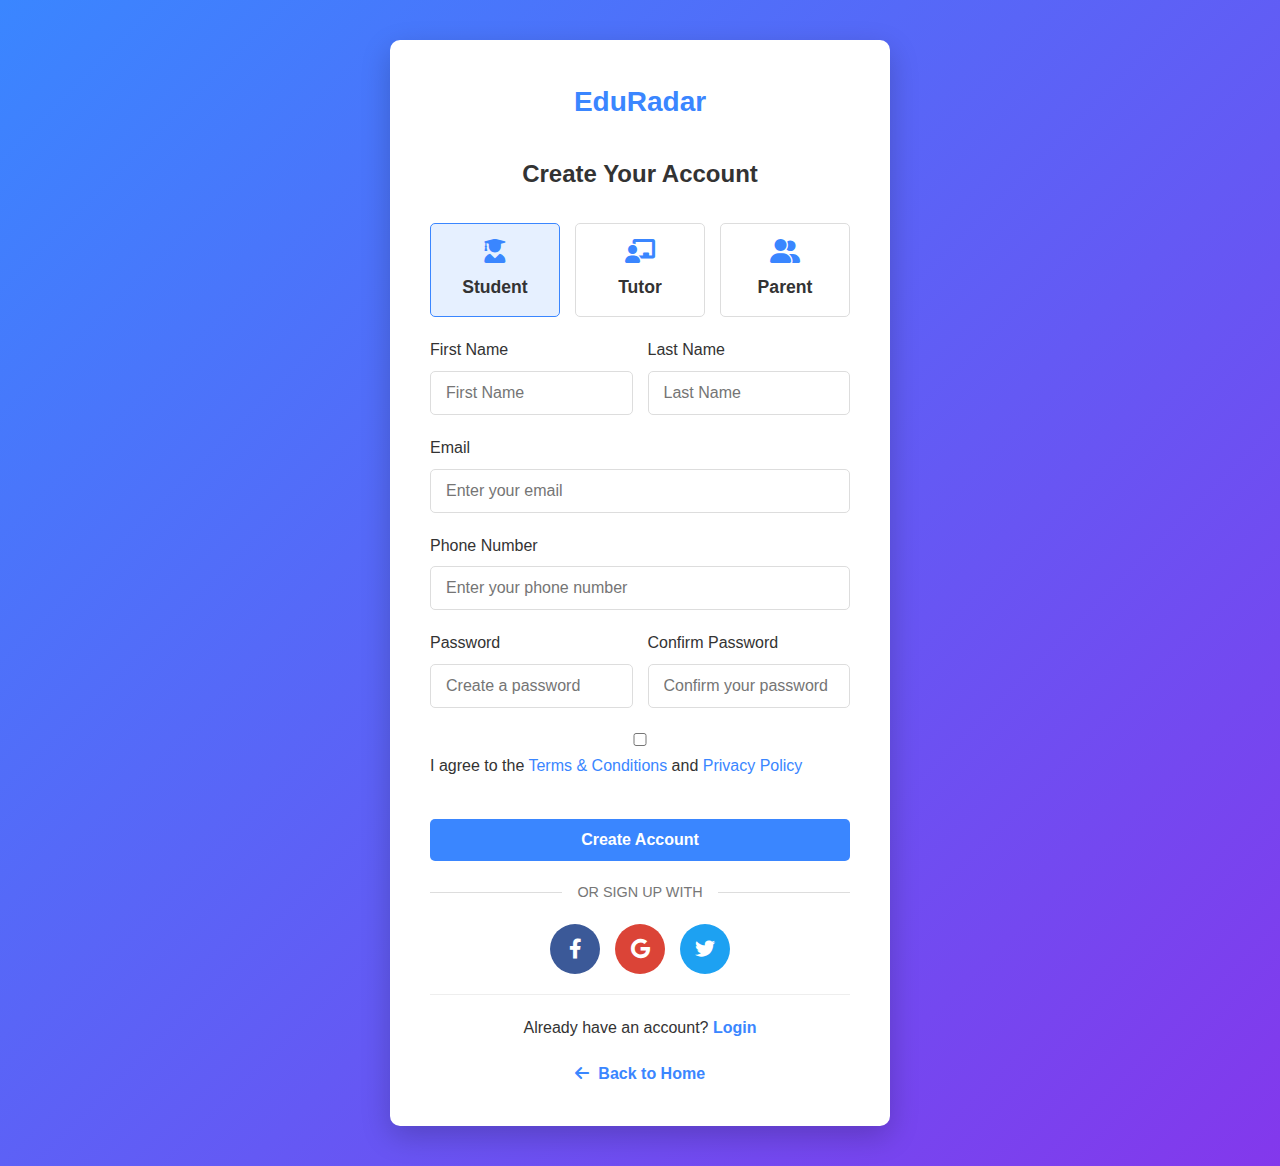
<file: signup.html>
<!DOCTYPE html>
<html lang="en">
<head>
    <meta charset="UTF-8">
    <meta name="viewport" content="width=device-width, initial-scale=1.0">
    <title>Sign Up - EduRadar</title>
    <link rel="stylesheet" href="styles.css">
    <link rel="stylesheet" href="https://cdnjs.cloudflare.com/ajax/libs/font-awesome/6.0.0-beta3/css/all.min.css">
    <style>
        body {
            background: linear-gradient(135deg, #3a86ff 0%, #8338ec 100%);
            min-height: 100vh;
            display: flex;
            align-items: center;
            justify-content: center;
            margin: 0;
            padding: 40px 20px;
        }
        
        .signup-container {
            background-color: #fff;
            border-radius: 10px;
            box-shadow: 0 10px 30px rgba(0, 0, 0, 0.2);
            width: 100%;
            max-width: 500px;
            padding: 40px;
            text-align: center;
        }
        
        .signup-logo {
            margin-bottom: 30px;
        }
        
        .signup-logo h1 {
            color: #3a86ff;
            font-size: 28px;
            font-weight: 700;
        }
        
        .signup-form {
            text-align: left;
        }
        
        .signup-form h2 {
            text-align: center;
            margin-bottom: 30px;
            color: #333;
        }
        
        .form-row {
            display: flex;
            gap: 15px;
            margin-bottom: 20px;
        }
        
        .form-row .form-group {
            flex: 1;
            margin-bottom: 0;
        }
        
        .user-type {
            display: flex;
            gap: 15px;
            margin-bottom: 20px;
        }
        
        .user-type-option {
            flex: 1;
            padding: 15px;
            border: 1px solid #ddd;
            border-radius: 5px;
            text-align: center;
            cursor: pointer;
            transition: all 0.3s ease;
        }
        
        .user-type-option.active {
            border-color: #3a86ff;
            background-color: #e6f0ff;
        }
        
        .user-type-option i {
            font-size: 24px;
            color: #3a86ff;
            margin-bottom: 10px;
        }
        
        .user-type-option h3 {
            font-size: 1.1rem;
            margin: 0;
        }
        
        .social-signup {
            display: flex;
            justify-content: center;
            gap: 15px;
            margin-top: 20px;
        }
        
        .social-btn {
            width: 50px;
            height: 50px;
            border-radius: 50%;
            display: flex;
            align-items: center;
            justify-content: center;
            font-size: 20px;
            color: #fff;
            cursor: pointer;
            transition: transform 0.3s ease;
        }
        
        .social-btn:hover {
            transform: scale(1.1);
        }
        
        .facebook {
            background-color: #3b5998;
        }
        
        .google {
            background-color: #db4437;
        }
        
        .twitter {
            background-color: #1da1f2;
        }
        
        .divider {
            display: flex;
            align-items: center;
            margin: 20px 0;
        }
        
        .divider::before, .divider::after {
            content: '';
            flex: 1;
            height: 1px;
            background-color: #ddd;
        }
        
        .divider span {
            padding: 0 15px;
            color: #777;
            font-size: 0.9rem;
        }
        
        .back-to-home {
            display: inline-block;
            margin-top: 20px;
            color: #3a86ff;
            font-weight: 600;
        }
        
        .back-to-home i {
            margin-right: 5px;
        }
        
        @media (max-width: 576px) {
            .form-row {
                flex-direction: column;
                gap: 0;
            }
        }
    </style>
</head>
<body>
    <div class="signup-container">
        <div class="signup-logo">
            <h1>EduRadar</h1>
        </div>
        
        <form class="signup-form">
            <h2>Create Your Account</h2>
            
            <div class="user-type">
                <div class="user-type-option active" onclick="selectUserType(this, 'student')">
                    <i class="fas fa-user-graduate"></i>
                    <h3>Student</h3>
                </div>
                <div class="user-type-option" onclick="selectUserType(this, 'tutor')">
                    <i class="fas fa-chalkboard-teacher"></i>
                    <h3>Tutor</h3>
                </div>
                <div class="user-type-option" onclick="selectUserType(this, 'parent')">
                    <i class="fas fa-user-friends"></i>
                    <h3>Parent</h3>
                </div>
            </div>
            
            <div class="form-row">
                <div class="form-group">
                    <label for="firstName">First Name</label>
                    <input type="text" id="firstName" placeholder="First Name" required>
                </div>
                <div class="form-group">
                    <label for="lastName">Last Name</label>
                    <input type="text" id="lastName" placeholder="Last Name" required>
                </div>
            </div>
            
            <div class="form-group">
                <label for="email">Email</label>
                <input type="email" id="email" placeholder="Enter your email" required>
            </div>
            
            <div class="form-group">
                <label for="phone">Phone Number</label>
                <input type="tel" id="phone" placeholder="Enter your phone number" required>
            </div>
            
            <div class="form-row">
                <div class="form-group">
                    <label for="password">Password</label>
                    <input type="password" id="password" placeholder="Create a password" required>
                </div>
                <div class="form-group">
                    <label for="confirmPassword">Confirm Password</label>
                    <input type="password" id="confirmPassword" placeholder="Confirm your password" required>
                </div>
            </div>
            
            <div class="form-group">
                <input type="checkbox" id="termsAgree" required>
                <label for="termsAgree">I agree to the <a href="#">Terms & Conditions</a> and <a href="#">Privacy Policy</a></label>
            </div>
            
            <button type="submit" class="btn signup-submit-btn">Create Account</button>
            
            <div class="divider">
                <span>OR SIGN UP WITH</span>
            </div>
            
            <div class="social-signup">
                <div class="social-btn facebook">
                    <i class="fab fa-facebook-f"></i>
                </div>
                <div class="social-btn google">
                    <i class="fab fa-google"></i>
                </div>
                <div class="social-btn twitter">
                    <i class="fab fa-twitter"></i>
                </div>
            </div>
            
            <div class="modal-footer">
                <p>Already have an account? <a href="login.html">Login</a></p>
            </div>
        </form>
        
        <a href="index.html" class="back-to-home">
            <i class="fas fa-arrow-left"></i> Back to Home
        </a>
    </div>
    
    <script>
        let userType = 'student';
        
        function selectUserType(element, type) {
            // Remove active class from all options
            document.querySelectorAll('.user-type-option').forEach(option => {
                option.classList.remove('active');
            });
            
            // Add active class to selected option
            element.classList.add('active');
            
            // Set user type
            userType = type;
        }
        
        document.querySelector('.signup-form').addEventListener('submit', function(e) {
            e.preventDefault();
            
            const firstName = document.getElementById('firstName').value;
            const lastName = document.getElementById('lastName').value;
            const email = document.getElementById('email').value;
            const phone = document.getElementById('phone').value;
            const password = document.getElementById('password').value;
            const confirmPassword = document.getElementById('confirmPassword').value;
            const termsAgree = document.getElementById('termsAgree').checked;
            
            // Basic validation
            if (!firstName || !lastName || !email || !phone || !password || !confirmPassword) {
                alert('Please fill in all fields');
                return;
            }
            
            if (password !== confirmPassword) {
                alert('Passwords do not match');
                return;
            }
            
            if (!termsAgree) {
                alert('Please agree to the Terms & Conditions');
                return;
            }
            
            // Here you would typically send the data to a server
            // For now, we'll just simulate a successful signup
            alert(`Account created successfully as a ${userType}!`);
            
            // Redirect to dashboard or home page
            window.location.href = 'index.html';
        });
    </script>
</body>
</html>
</file>
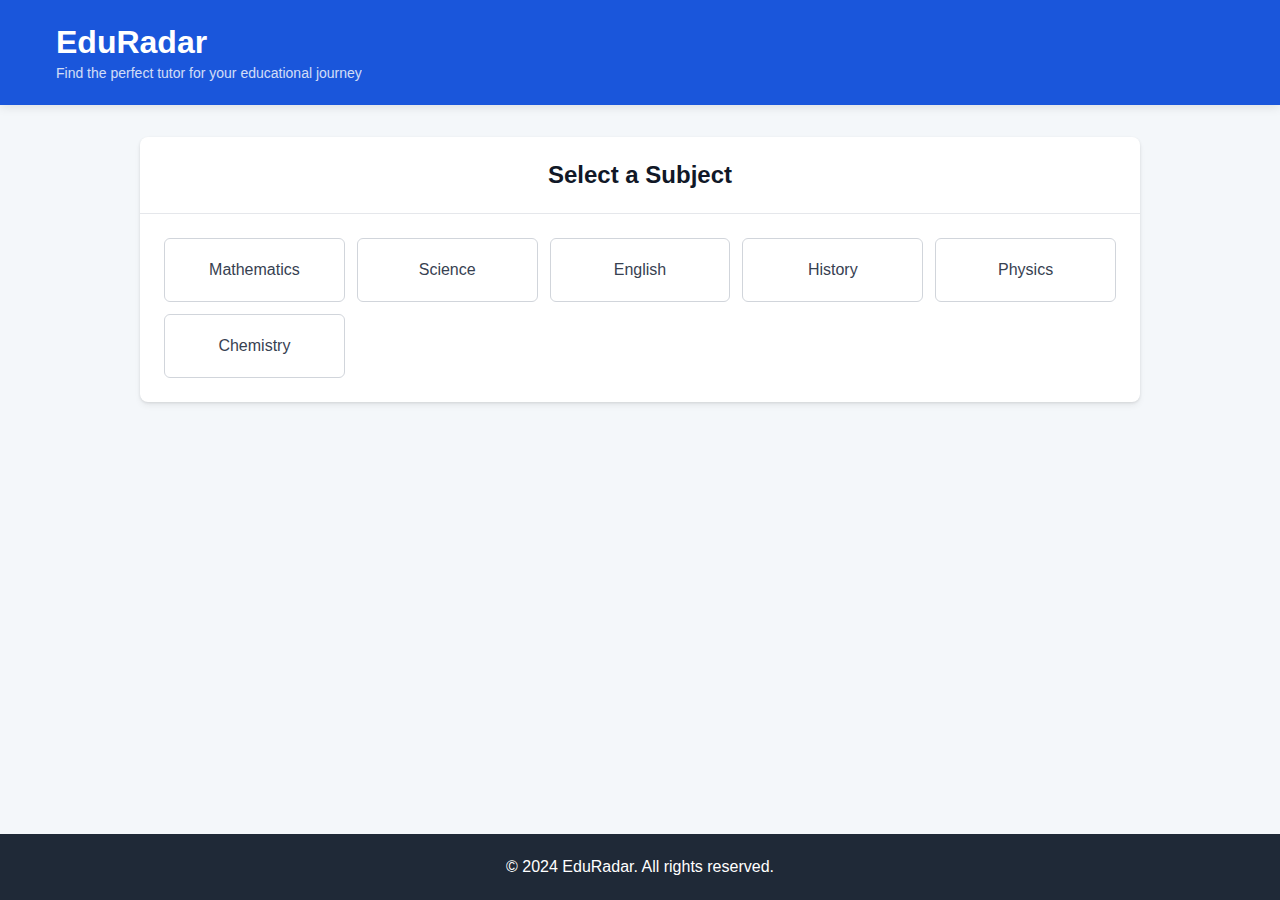
<file: subject_selection.html>
<!DOCTYPE html>
<html lang="en">
<head>
    <meta charset="UTF-8">
    <meta name="viewport" content="width=device-width, initial-scale=1.0">
    <title>Subject Selection - EduRadar</title>
    <link rel="stylesheet" href="https://cdnjs.cloudflare.com/ajax/libs/font-awesome/6.4.0/css/all.min.css">
    <style>
        /* Reset and Base Styles */
        * {
            margin: 0;
            padding: 0;
            box-sizing: border-box;
            font-family: 'Arial', sans-serif;
        }

        body {
            min-height: 100vh;
            display: flex;
            flex-direction: column;
            background-color: #f4f7fa;
        }

        /* Header Styles */
        header {
            background-color: #1a56db;
            color: white;
            padding: 1.5rem;
            box-shadow: 0 2px 10px rgba(0, 0, 0, 0.1);
        }

        .container {
            width: 100%;
            max-width: 1200px;
            margin: 0 auto;
            padding: 0 1rem;
        }

        .header-content h1 {
            font-size: 2rem;
            font-weight: bold;
            margin-bottom: 0.25rem;
        }

        .header-content p {
            font-size: 0.875rem;
            opacity: 0.8;
        }

        /* Main Content Styles */
        main {
            flex: 1;
            padding: 2rem 1rem;
        }

        .card {
            background: white;
            border-radius: 0.5rem;
            box-shadow: 0 4px 6px rgba(0, 0, 0, 0.05), 0 1px 3px rgba(0, 0, 0, 0.1);
            max-width: 1000px;
            margin: 0 auto;
            overflow: hidden;
        }

        .card-header {
            padding: 1.5rem;
            border-bottom: 1px solid #e5e7eb;
        }

        .card-title {
            font-size: 1.5rem;
            font-weight: bold;
            text-align: center;
            color: #111827;
        }

        .card-content {
            padding: 1.5rem;
        }

        /* Subject Grid */
        .subjects-grid {
            display: grid;
            grid-template-columns: repeat(auto-fill, minmax(150px, 1fr));
            gap: 0.75rem;
        }

        .subject-btn {
            background-color: white;
            border: 1px solid #d1d5db;
            border-radius: 0.375rem;
            padding: 1rem;
            font-size: 1rem;
            font-weight: 500;
            color: #374151;
            cursor: pointer;
            transition: all 0.2s ease;
            height: 4rem;
            display: flex;
            align-items: center;
            justify-content: center;
        }

        .subject-btn:hover {
            background-color: #1a56db;
            color: white;
            border-color: #1a56db;
        }

        /* Tutor Section */
        .tutor-section {
            margin-top: 2rem;
            display: none;
        }

        .tutor-header {
            display: flex;
            justify-content: space-between;
            align-items: center;
            margin-bottom: 1rem;
            flex-wrap: wrap;
            gap: 1rem;
        }

        .tutor-header h3 {
            font-size: 1.25rem;
            font-weight: 600;
            color: #111827;
        }

        .tutor-header span.subject-name {
            color: #1a56db;
        }

        .sort-container {
            display: flex;
            align-items: center;
            gap: 0.5rem;
        }

        .sort-label {
            font-size: 0.875rem;
            color: #6b7280;
        }

        .sort-select {
            padding: 0.5rem;
            border: 1px solid #d1d5db;
            border-radius: 0.375rem;
            background-color: white;
            font-size: 0.875rem;
            color: #374151;
        }

        /* Tutor Cards */
        .tutor-list {
            display: none;
        }

        .tutor-card {
            background-color: white;
            border-radius: 0.5rem;
            box-shadow: 0 1px 3px rgba(0, 0, 0, 0.1);
            padding: 1.5rem;
            margin-bottom: 1rem;
            border: 1px solid #e5e7eb;
        }

        .tutor-card-content {
            display: flex;
            flex-direction: column;
            gap: 1rem;
        }

        @media (min-width: 768px) {
            .tutor-card-content {
                flex-direction: row;
                justify-content: space-between;
                align-items: center;
            }
        }

        .tutor-info h4 {
            font-size: 1.125rem;
            font-weight: 600;
            color: #111827;
            margin-bottom: 0.25rem;
        }

        .tutor-info p {
            color: #6b7280;
            margin-bottom: 0.25rem;
        }

        .tutor-rating {
            color: #f59e0b;
            margin: 0.25rem 0;
        }

        .tutor-location {
            font-size: 0.875rem;
            color: #6b7280;
        }

        .book-btn {
            background-color: #1a56db;
            color: white;
            border: none;
            border-radius: 0.375rem;
            padding: 0.75rem 1.5rem;
            font-size: 0.875rem;
            font-weight: 500;
            cursor: pointer;
            transition: background-color 0.2s ease;
            width: 100%;
        }

        @media (min-width: 768px) {
            .book-btn {
                width: auto;
            }
        }

        .book-btn:hover {
            background-color: #1e429f;
        }

        /* Footer Styles */
        footer {
            background-color: #1f2937;
            color: white;
            padding: 1.5rem;
            text-align: center;
            margin-top: auto;
        }
    </style>
</head>
<body>
    <header>
        <div class="container">
            <div class="header-content">
                <h1>EduRadar</h1>
                <p>Find the perfect tutor for your educational journey</p>
            </div>
        </div>
    </header>

    <main>
        <div class="container">
            <div class="card">
                <div class="card-header">
                    <h2 class="card-title">Select a Subject</h2>
                </div>
                <div class="card-content">
                    <div class="subjects-grid">
                        <button class="subject-btn" onclick="showTutors('Mathematics')">Mathematics</button>
                        <button class="subject-btn" onclick="showTutors('Science')">Science</button>
                        <button class="subject-btn" onclick="showTutors('English')">English</button>
                        <button class="subject-btn" onclick="showTutors('History')">History</button>
                        <button class="subject-btn" onclick="showTutors('Physics')">Physics</button>
                        <button class="subject-btn" onclick="showTutors('Chemistry')">Chemistry</button>
                    </div>

                    <div id="tutorSection" class="tutor-section">
                        <div class="tutor-header">
                            <h3>Available Tutors for <span id="selectedSubject" class="subject-name"></span></h3>
                            <div class="sort-container">
                                <span class="sort-label">Sort By:</span>
                                <select id="sortSelect" class="sort-select" onchange="sortTutors()">
                                    <option value="rating">Rating</option>
                                    <option value="experience">Experience</option>
                                    <option value="availability">Availability</option>
                                </select>
                            </div>
                        </div>

                        <div id="tutorLists">
                            <!-- Mathematics Tutors -->
                            <div class="tutor-list" data-subject="Mathematics">
                                <div class="tutor-card">
                                    <div class="tutor-card-content">
                                        <div class="tutor-info">
                                            <h4>John Doe</h4>
                                            <p>5 Years Experience</p>
                                            <div class="tutor-rating">★★★★★</div>
                                            <p class="tutor-location">Location: Mumbai</p>
                                        </div>
                                        <button class="book-btn" onclick="bookTutor('John Doe', 'Mathematics')">Book Session</button>
                                    </div>
                                </div>
                                <div class="tutor-card">
                                    <div class="tutor-card-content">
                                        <div class="tutor-info">
                                            <h4>Alice Brown</h4>
                                            <p>4 Years Experience</p>
                                            <div class="tutor-rating">★★★★☆</div>
                                            <p class="tutor-location">Location: Pune</p>
                                        </div>
                                        <button class="book-btn" onclick="bookTutor('Alice Brown', 'Mathematics')">Book Session</button>
                                    </div>
                                </div>
                            </div>

                            <!-- Science Tutors -->
                            <div class="tutor-list" data-subject="Science">
                                <div class="tutor-card">
                                    <div class="tutor-card-content">
                                        <div class="tutor-info">
                                            <h4>Jane Smith</h4>
                                            <p>6 Years Experience</p>
                                            <div class="tutor-rating">★★★★★</div>
                                            <p class="tutor-location">Location: Delhi</p>
                                        </div>
                                        <button class="book-btn" onclick="bookTutor('Jane Smith', 'Science')">Book Session</button>
                                    </div>
                                </div>
                                <div class="tutor-card">
                                    <div class="tutor-card-content">
                                        <div class="tutor-info">
                                            <h4>Mark Taylor</h4>
                                            <p>3 Years Experience</p>
                                            <div class="tutor-rating">★★★☆☆</div>
                                            <p class="tutor-location">Location: Kolkata</p>
                                        </div>
                                        <button class="book-btn" onclick="bookTutor('Mark Taylor', 'Science')">Book Session</button>
                                    </div>
                                </div>
                            </div>

                            <!-- English Tutors -->
                            <div class="tutor-list" data-subject="English">
                                <div class="tutor-card">
                                    <div class="tutor-card-content">
                                        <div class="tutor-info">
                                            <h4>Emily Johnson</h4>
                                            <p>7 Years Experience</p>
                                            <div class="tutor-rating">★★★★★</div>
                                            <p class="tutor-location">Location: Bangalore</p>
                                        </div>
                                        <button class="book-btn" onclick="bookTutor('Emily Johnson', 'English')">Book Session</button>
                                    </div>
                                </div>
                                <div class="tutor-card">
                                    <div class="tutor-card-content">
                                        <div class="tutor-info">
                                            <h4>Chris Evans</h4>
                                            <p>5 Years Experience</p>
                                            <div class="tutor-rating">★★★★☆</div>
                                            <p class="tutor-location">Location: Chennai</p>
                                        </div>
                                        <button class="book-btn" onclick="bookTutor('Chris Evans', 'English')">Book Session</button>
                                    </div>
                                </div>
                            </div>

                            <!-- History Tutors -->
                            <div class="tutor-list" data-subject="History">
                                <div class="tutor-card">
                                    <div class="tutor-card-content">
                                        <div class="tutor-info">
                                            <h4>Robert Downey</h4>
                                            <p>8 Years Experience</p>
                                            <div class="tutor-rating">★★★★★</div>
                                            <p class="tutor-location">Location: Hyderabad</p>
                                        </div>
                                        <button class="book-btn" onclick="bookTutor('Robert Downey', 'History')">Book Session</button>
                                    </div>
                                </div>
                                <div class="tutor-card">
                                    <div class="tutor-card-content">
                                        <div class="tutor-info">
                                            <h4>Sarah Connor</h4>
                                            <p>4 Years Experience</p>
                                            <div class="tutor-rating">★★★☆☆</div>
                                            <p class="tutor-location">Location: Jaipur</p>
                                        </div>
                                        <button class="book-btn" onclick="bookTutor('Sarah Connor', 'History')">Book Session</button>
                                    </div>
                                </div>
                            </div>

                            <!-- Physics Tutors -->
                            <div class="tutor-list" data-subject="Physics">
                                <div class="tutor-card">
                                    <div class="tutor-card-content">
                                        <div class="tutor-info">
                                            <h4>Albert Newton</h4>
                                            <p>10 Years Experience</p>
                                            <div class="tutor-rating">★★★★★</div>
                                            <p class="tutor-location">Location: Chandigarh</p>
                                        </div>
                                        <button class="book-btn" onclick="bookTutor('Albert Newton', 'Physics')">Book Session</button>
                                    </div>
                                </div>
                                <div class="tutor-card">
                                    <div class="tutor-card-content">
                                        <div class="tutor-info">
                                            <h4>Marie Curie</h4>
                                            <p>6 Years Experience</p>
                                            <div class="tutor-rating">★★★★☆</div>
                                            <p class="tutor-location">Location: Ahmedabad</p>
                                        </div>
                                        <button class="book-btn" onclick="bookTutor('Marie Curie', 'Physics')">Book Session</button>
                                    </div>
                                </div>
                            </div>

                            <!-- Chemistry Tutors -->
                            <div class="tutor-list" data-subject="Chemistry">
                                <div class="tutor-card">
                                    <div class="tutor-card-content">
                                        <div class="tutor-info">
                                            <h4>Walter White</h4>
                                            <p>9 Years Experience</p>
                                            <div class="tutor-rating">★★★★★</div>
                                            <p class="tutor-location">Location: Goa</p>
                                        </div>
                                        <button class="book-btn" onclick="bookTutor('Walter White', 'Chemistry')">Book Session</button>
                                    </div>
                                </div>
                                <div class="tutor-card">
                                    <div class="tutor-card-content">
                                        <div class="tutor-info">
                                            <h4>Jesse Pinkman</h4>
                                            <p>5 Years Experience</p>
                                            <div class="tutor-rating">★★★★☆</div>
                                            <p class="tutor-location">Location: Nagpur</p>
                                        </div>
                                        <button class="book-btn" onclick="bookTutor('Jesse Pinkman', 'Chemistry')">Book Session</button>
                                    </div>
                                </div>
                            </div>
                        </div>
                    </div>
                </div>
            </div>
        </div>
    </main>

    <footer>
        <div class="container">
            <p>&copy; 2024 EduRadar. All rights reserved.</p>
        </div>
    </footer>

    <script>
        function showTutors(subject) {
            // Show tutor section
            document.getElementById('tutorSection').style.display = 'block';
            
            // Update selected subject
            document.getElementById('selectedSubject').textContent = subject;
            
            // Hide all tutor lists
            const tutorLists = document.querySelectorAll('.tutor-list');
            tutorLists.forEach(list => {
                list.style.display = 'none';
            });
            
            // Show selected subject tutors
            const selectedList = document.querySelector(`.tutor-list[data-subject="${subject}"]`);
            if (selectedList) {
                selectedList.style.display = 'block';
            }
            
            // Scroll to tutor section
            document.getElementById('tutorSection').scrollIntoView({ behavior: 'smooth' });
        }
        
        function sortTutors() {
            // This would be implemented to sort tutors based on the selected criteria
            alert('Sorting functionality to be implemented!');
        }
        
        function bookTutor(tutorName, subject) {
            // Redirect to booking page with tutor and subject parameters
            window.location.href = `book_session.html?tutor=${encodeURIComponent(tutorName)}&subject=${encodeURIComponent(subject)}`;
        }
    </script>
</body>
</html>
</file>
<file: styles.css>
/* Reset and Base Styles */
* {
    margin: 0;
    padding: 0;
    box-sizing: border-box;
    font-family: 'Segoe UI', Tahoma, Geneva, Verdana, sans-serif;
}

body {
    background-color: #f8f9fa;
    color: #333;
    line-height: 1.6;
}

a {
    text-decoration: none;
    color: #3a86ff;
}

ul {
    list-style: none;
}

.btn {
    padding: 10px 20px;
    border: none;
    border-radius: 5px;
    cursor: pointer;
    font-weight: 600;
    transition: all 0.3s ease;
}

/* Header Styles */
header {
    background-color: #fff;
    box-shadow: 0 2px 10px rgba(0, 0, 0, 0.1);
    position: fixed;
    width: 100%;
    top: 0;
    z-index: 1000;
}

nav {
    display: flex;
    justify-content: space-between;
    align-items: center;
    padding: 15px 5%;
    max-width: 1400px;
    margin: 0 auto;
}

.logo h1 {
    color: #3a86ff;
    font-size: 28px;
    font-weight: 700;
}

.nav-links {
    display: flex;
    gap: 30px;
}

.nav-links a {
    color: #555;
    font-weight: 500;
    position: relative;
}

.nav-links a:hover, .nav-links a.active {
    color: #3a86ff;
}

.nav-links a::after {
    content: '';
    position: absolute;
    width: 0;
    height: 2px;
    background-color: #3a86ff;
    bottom: -5px;
    left: 0;
    transition: width 0.3s ease;
}

.nav-links a:hover::after, .nav-links a.active::after {
    width: 100%;
}

.login-btn {
    background-color: transparent;
    color: #3a86ff;
    border: 1px solid #3a86ff;
}

.login-btn:hover {
    background-color: #3a86ff;
    color: #fff;
}

.signup-btn {
    background-color: #3a86ff;
    color: #fff;
    margin-left: 10px;
}

.signup-btn:hover {
    background-color: #2a75e6;
}

.hamburger {
    display: none;
    cursor: pointer;
}

.hamburger .line {
    width: 25px;
    height: 3px;
    background-color: #333;
    margin: 5px 0;
    border-radius: 3px;
}

/* Hero Section */

    .hero {
        background-image: url('background.jpg'); /* Replace with your image path */
        background-size: cover;
        background-position: center;
        background-repeat: no-repeat;
        height: 100vh; /* Full viewport height */
        display: flex;
        align-items: center;
        justify-content: center;
        color: white; /* Ensures text is visible */
        text-align: center;
    }
    


.hero-content {
    max-width: 900px;
}

.hero h1 {
    font-size: 3rem;
    margin-bottom: 20px;
    font-weight: 700;
}

.hero p {
    font-size: 1.2rem;
    margin-bottom: 30px;
    max-width: 700px;
    margin-left: auto;
    margin-right: auto;
}

.search-container {
    display: flex;
    max-width: 700px;
    margin: 0 auto;
    background-color: #fff;
    border-radius: 50px;
    overflow: hidden;
    box-shadow: 0 5px 15px rgba(0, 0, 0, 0.2);
}

.location-input, .subject-select {
    flex: 1;
    padding: 15px 20px;
    border: none;
    outline: none;
    font-size: 1rem;
}

.subject-select {
    border-left: 1px solid #eee;
    cursor: pointer;
}

.search-btn {
    padding: 15px 30px;
    background-color: #3a86ff;
    color: #fff;
    border: none;
    cursor: pointer;
    font-weight: 600;
    font-size: 1rem;
    transition: background-color 0.3s ease;
}

.search-btn:hover {
    background-color: #2a75e6;
}

/* Features Section */
.features {
    padding: 80px 5%;
    text-align: center;
    background-color: #fff;
}

.features h2 {
    font-size: 2.5rem;
    margin-bottom: 50px;
    color: #333;
    position: relative;
}

.features h2::after {
    content: '';
    position: absolute;
    width: 80px;
    height: 3px;
    background-color: #3a86ff;
    bottom: -15px;
    left: 50%;
    transform: translateX(-50%);
}

.features-container {
    display: grid;
    grid-template-columns: repeat(auto-fit, minmax(300px, 1fr));
    gap: 30px;
    max-width: 1400px;
    margin: 0 auto;
}

.feature-card {
    background-color: #f8f9fa;
    padding: 30px;
    border-radius: 10px;
    box-shadow: 0 5px 15px rgba(0, 0, 0, 0.05);
    transition: transform 0.3s ease, box-shadow 0.3s ease;
}

.feature-card:hover {
    transform: translateY(-10px);
    box-shadow: 0 10px 25px rgba(0, 0, 0, 0.1);
}

.feature-icon {
    font-size: 2.5rem;
    color: #3a86ff;
    margin-bottom: 20px;
}

.feature-card h3 {
    font-size: 1.5rem;
    margin-bottom: 15px;
    color: #333;
}

.feature-card p {
    color: #666;
    margin-bottom: 20px;
}

.feature-link {
    display: inline-block;
    color: #3a86ff;
    font-weight: 600;
    position: relative;
}

.feature-link::after {
    content: '';
    position: absolute;
    width: 0;
    height: 2px;
    background-color: #3a86ff;
    bottom: -3px;
    left: 0;
    transition: width 0.3s ease;
}

.feature-link:hover::after {
    width: 100%;
}

/* About Section */
.about {
    padding: 80px 5%;
    background-color: #f8f9fa;
    display: flex;
    align-items: center;
    flex-wrap: wrap;
    gap: 50px;
    max-width: 1400px;
    margin: 0 auto;
}

.about-content {
    flex: 1;
    min-width: 300px;
}

.about h2 {
    font-size: 2.5rem;
    margin-bottom: 30px;
    color: #333;
    position: relative;
}

.about h2::after {
    content: '';
    position: absolute;
    width: 80px;
    height: 3px;
    background-color: #3a86ff;
    bottom: -15px;
    left: 0;
}

.about p {
    color: #666;
    margin-bottom: 20px;
    font-size: 1.1rem;
}

.about-image {
    flex: 1;
    min-width: 300px;
    text-align: center;
}

.about-image img {
    max-width: 100%;
    border-radius: 10px;
    box-shadow: 0 10px 30px rgba(0, 0, 0, 0.1);
}

/* Contact Section */
.contact {
    padding: 80px 5%;
    text-align: center;
    background-color: #fff;
}

.contact h2 {
    font-size: 2.5rem;
    margin-bottom: 50px;
    color: #333;
    position: relative;
}

.contact h2::after {
    content: '';
    position: absolute;
    width: 80px;
    height: 3px;
    background-color: #3a86ff;
    bottom: -15px;
    left: 50%;
    transform: translateX(-50%);
}

.contact-container {
    display: flex;
    flex-wrap: wrap;
    gap: 50px;
    max-width: 1200px;
    margin: 0 auto;
    justify-content: center;
}

.contact-form {
    flex: 1;
    min-width: 300px;
    max-width: 600px;
    background-color: #f8f9fa;
    padding: 30px;
    border-radius: 10px;
    box-shadow: 0 5px 15px rgba(0, 0, 0, 0.05);
    text-align: left;
}

.form-group {
    margin-bottom: 20px;
}

.form-group label {
    display: block;
    margin-bottom: 8px;
    font-weight: 500;
    color: #333;
}

.form-group input, .form-group textarea {
    width: 100%;
    padding: 12px 15px;
    border: 1px solid #ddd;
    border-radius: 5px;
    font-size: 1rem;
    transition: border-color 0.3s ease;
}

.form-group input:focus, .form-group textarea:focus {
    border-color: #3a86ff;
    outline: none;
}

.form-group textarea {
    height: 150px;
    resize: vertical;
}

.submit-btn {
    background-color: #3a86ff;
    color: #fff;
    width: 100%;
    padding: 12px;
    font-size: 1rem;
}

.submit-btn:hover {
    background-color: #2a75e6;
}

.contact-info {
    flex: 1;
    min-width: 300px;
    max-width: 400px;
    display: flex;
    flex-direction: column;
    justify-content: center;
    gap: 30px;
}

.info-item {
    display: flex;
    align-items: center;
    gap: 15px;
}

.info-item i {
    font-size: 1.5rem;
    color: #3a86ff;
    width: 40px;
    height: 40px;
    background-color: #e6f0ff;
    border-radius: 50%;
    display: flex;
    align-items: center;
    justify-content: center;
}

.info-item p {
    color: #666;
    font-size: 1.1rem;
}

/* Footer */
footer {
    background-color: #333;
    color: #fff;
    padding: 60px 5% 20px;
}

.footer-content {
    display: flex;
    flex-wrap: wrap;
    gap: 40px;
    justify-content: space-between;
    max-width: 1400px;
    margin: 0 auto;
    margin-bottom: 40px;
}

.footer-logo h2 {
    font-size: 2rem;
    color: #3a86ff;
    margin-bottom: 10px;
}

.footer-logo p {
    color: #ccc;
}

.footer-links, .footer-features, .footer-social {
    min-width: 200px;
}

.footer-links h3, .footer-features h3, .footer-social h3 {
    font-size: 1.2rem;
    margin-bottom: 20px;
    position: relative;
}

.footer-links h3::after, .footer-features h3::after, .footer-social h3::after {
    content: '';
    position: absolute;
    width: 40px;
    height: 2px;
    background-color: #3a86ff;
    bottom: -10px;
    left: 0;
}

.footer-links ul, .footer-features ul {
    display: flex;
    flex-direction: column;
    gap: 10px;
}

.footer-links a, .footer-features a {
    color: #ccc;
    transition: color 0.3s ease;
}

.footer-links a:hover, .footer-features a:hover {
    color: #3a86ff;
}

.social-icons {
    display: flex;
    gap: 15px;
}

.social-icons a {
    color: #fff;
    background-color: #444;
    width: 40px;
    height: 40px;
    border-radius: 50%;
    display: flex;
    align-items: center;
    justify-content: center;
    transition: background-color 0.3s ease;
}

.social-icons a:hover {
    background-color: #3a86ff;
}

.footer-bottom {
    text-align: center;
    padding-top: 20px;
    border-top: 1px solid #444;
    color: #ccc;
}

/* Modal Styles */
.modal {
    display: none;
    position: fixed;
    z-index: 1001;
    left: 0;
    top: 0;
    width: 100%;
    height: 100%;
    overflow: auto;
    background-color: rgba(0, 0, 0, 0.5);
    align-items: center;
    justify-content: center;
}

.modal-content {
    background-color: #fff;
    margin: auto;
    padding: 30px;
    border-radius: 10px;
    box-shadow: 0 5px 15px rgba(0, 0, 0, 0.2);
    width: 90%;
    max-width: 500px;
    position: relative;
    animation: modalopen 0.4s;
}

@keyframes modalopen {
    from {opacity: 0; transform: translateY(-50px);}
    to {opacity: 1; transform: translateY(0);}
}

.close {
    position: absolute;
    right: 20px;
    top: 15px;
    color: #aaa;
    font-size: 28px;
    font-weight: bold;
    cursor: pointer;
}

.close:hover {
    color: #333;
}

.modal h2 {
    text-align: center;
    margin-bottom: 30px;
    color: #333;
}

.remember-forgot {
    display: flex;
    justify-content: space-between;
    align-items: center;
}

.forgot-password {
    color: #3a86ff;
    font-size: 0.9rem;
}

.login-submit-btn, .signup-submit-btn {
    background-color: #3a86ff;
    color: #fff;
    width: 100%;
    padding: 12px;
    margin-top: 20px;
    font-size: 1rem;
}

.login-submit-btn:hover, .signup-submit-btn:hover {
    background-color: #2a75e6;
}

.modal-footer {
    text-align: center;
    margin-top: 20px;
    padding-top: 20px;
    border-top: 1px solid #eee;
}

.modal-footer a {
    color: #3a86ff;
    font-weight: 600;
}

/* Responsive Styles */
@media (max-width: 992px) {
    .nav-links {
        gap: 20px;
    }
    
    .hero h1 {
        font-size: 2.5rem;
    }
    
    .search-container {
        flex-direction: column;
        border-radius: 10px;
    }
    
    .location-input, .subject-select {
        width: 100%;
    }
    
    .subject-select {
        border-left: none;
        border-top: 1px solid #eee;
    }
}

@media (max-width: 768px) {
    .hamburger {
        display: block;
    }
    
    .nav-links, .auth-buttons {
        display: none;
    }
    
    .hero h1 {
        font-size: 2rem;
    }
    
    .hero p {
        font-size: 1rem;
    }
    
    .features h2, .about h2, .contact h2 {
        font-size: 2rem;
    }
    
    .about {
        flex-direction: column;
    }
    
    .footer-content {
        flex-direction: column;
        gap: 30px;
    }
}

@media (max-width: 576px) {
    .hero h1 {
        font-size: 1.8rem;
    }
    
    .feature-card {
        padding: 20px;
    }
    
    .modal-content {
        padding: 20px;
    }
}
</file>
